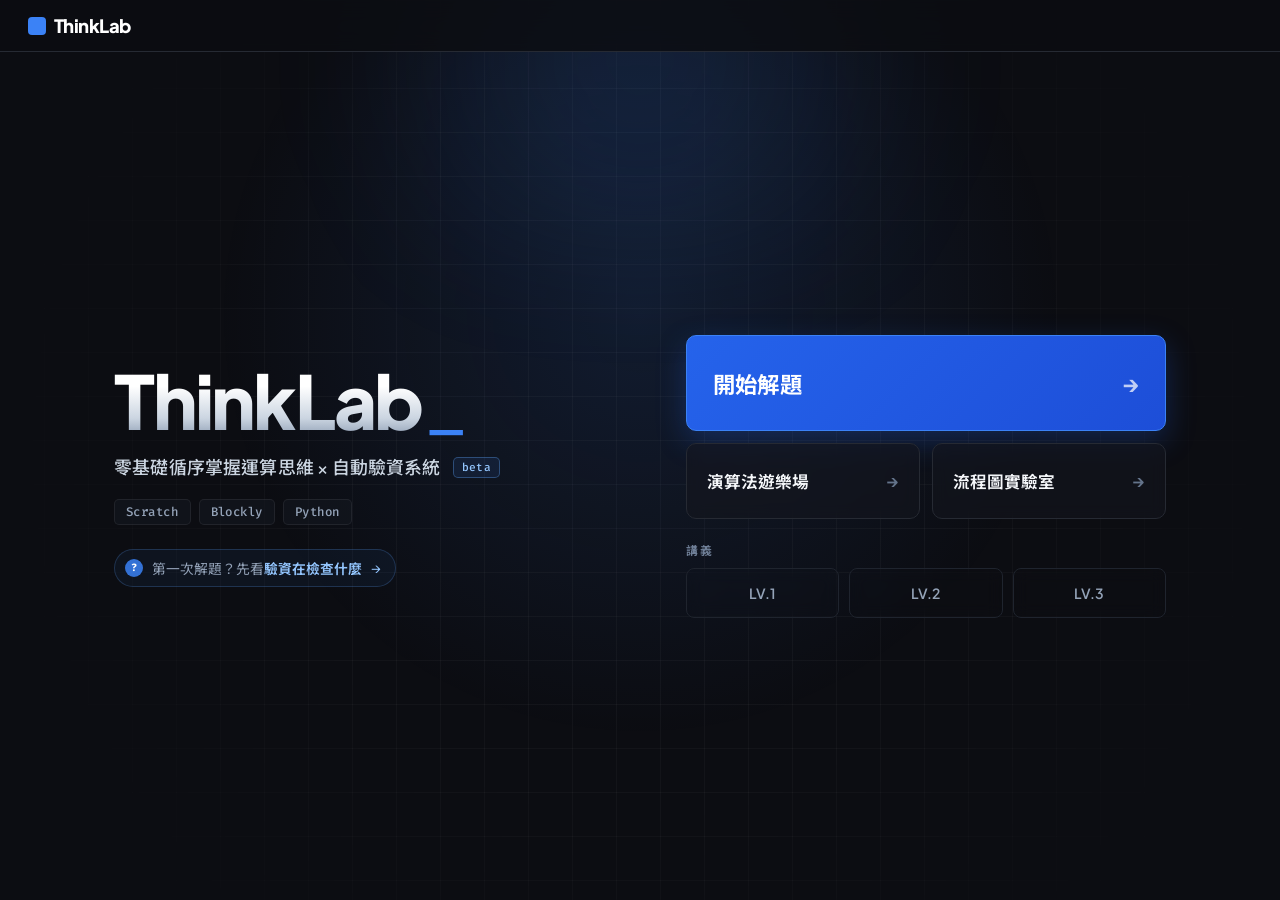
<file: index.html>
<!DOCTYPE html>
<html lang="zh-TW">

<head>
  <meta charset="UTF-8" />
  <meta name="viewport" content="width=device-width, initial-scale=1.0" />
  <meta name="description" content="ThinkLab 程式學習平台，支援 Scratch、Blockly 與 Python。" />
  <meta name="theme-color" content="#0c0d12">
  <title>ThinkLab｜程式學習</title>
  <link rel="icon" href="data:image/svg+xml,%3Csvg xmlns='http://www.w3.org/2000/svg' viewBox='0 0 32 32'%3E%3Crect width='32' height='32' rx='7' fill='%233b82f6'/%3E%3Cpath d='M8 17l5 5 11-13' stroke='white' stroke-width='3.4' fill='none' stroke-linecap='round' stroke-linejoin='round'/%3E%3C/svg%3E">
  <link rel="preconnect" href="https://fonts.googleapis.com">
  <link rel="preconnect" href="https://fonts.gstatic.com" crossorigin>
  <link href="https://fonts.googleapis.com/css2?family=Fira+Code:wght@400;500;700&family=Plus+Jakarta+Sans:wght@400;600;700;800&family=Noto+Sans+TC:wght@400;500;700&display=swap" rel="stylesheet">
  <style>
    :root {
      --ink: #f5f7fa;
      --paper: #0c0d12;
      --line: #262a33;
      --muted: #94a3b8;
      --soft: #141720;
      --accent: #3b82f6;
      --accent-hover: #4b7de7;
      --header-height: 52px;
      --mouse-x: 50%;
      --mouse-y: 35%;
    }

    /* 關掉 Fira Code 連字，和 judge.html、beginner.html、algoplay 同一條規則。 */
    *, *::before, *::after { font-variant-ligatures: none !important; }

    * {
      box-sizing: border-box;
      margin: 0;
      padding: 0;
    }

    html {
      background: var(--paper);
    }

    body {
      min-height: 100vh;
      color: var(--ink);
      background: var(--paper);
      font-family: "Plus Jakarta Sans", "Noto Sans TC", "Segoe UI", system-ui, sans-serif;
      position: relative;
      overflow-x: hidden;
    }

    a,
    button {
      font: inherit;
    }

    a:focus-visible,
    button:focus-visible {
      outline: 2px solid #8eb0ff;
      outline-offset: 3px;
    }

    /* 背景科技格線與滑鼠跟隨微光 (Spotlight) */
    .bg-canvas {
      position: fixed;
      inset: 0;
      pointer-events: none;
      z-index: 0;
      overflow: hidden;
    }

    .bg-grid {
      position: absolute;
      inset: 0;
      background-image: 
        linear-gradient(rgba(255, 255, 255, 0.032) 1px, transparent 1px),
        linear-gradient(90deg, rgba(255, 255, 255, 0.032) 1px, transparent 1px);
      background-size: 44px 44px;
      mask-image: radial-gradient(circle at center, black 45%, transparent 85%);
      -webkit-mask-image: radial-gradient(circle at center, black 45%, transparent 85%);
    }

    .bg-spotlight {
      position: absolute;
      inset: 0;
      background: radial-gradient(
        650px circle at var(--mouse-x) var(--mouse-y),
        rgba(59, 130, 246, 0.13),
        transparent 65%
      );
      transition: opacity 0.3s ease;
    }

    .bg-aurora {
      position: absolute;
      top: -140px;
      left: 50%;
      transform: translateX(-50%);
      width: 760px;
      height: 400px;
      background: radial-gradient(circle, rgba(59, 130, 246, 0.16), transparent 70%);
      filter: blur(60px);
      pointer-events: none;
    }

    /* 頂部導覽列 */
    .site-header {
      min-height: var(--header-height);
      padding: 0 clamp(16px, 3vw, 28px);
      display: flex;
      align-items: center;
      gap: 40px;
      color: white;
      border-bottom: 1px solid var(--line);
      background: rgba(12, 13, 18, 0.85);
      backdrop-filter: blur(12px);
      position: relative;
      z-index: 10;
    }

    .brand {
      color: inherit;
      font-size: 1.15rem;
      font-weight: 800;
      letter-spacing: -0.03em;
      text-decoration: none;
      display: flex;
      align-items: center;
      gap: 8px;
    }

    .brand-icon {
      width: 18px;
      height: 18px;
      background: var(--accent);
      border-radius: 4px;
      display: inline-block;
    }

    /* 主視覺區域：整塊垂直置中，畫面不再有一半是空的 */
    main {
      width: min(1180px, 100%);
      min-height: calc(100vh - var(--header-height));
      margin: 0 auto;
      padding: clamp(40px, 6vh, 72px) clamp(24px, 5vw, 64px);
      display: flex;
      align-items: center;
      position: relative;
      z-index: 2;
    }

    .entry {
      width: 100%;
      display: grid;
      grid-template-columns: minmax(0, 1fr) minmax(380px, 480px);
      align-items: center;
      gap: clamp(48px, 7vw, 96px);
    }

    .title-area {
      display: flex;
      flex-direction: column;
      gap: 18px;
    }

    /* 主標題：縮小一階，把視覺份量讓給右邊「要去哪裡」 */
    .entry h1 {
      max-width: 660px;
      font-size: clamp(3rem, 5.8vw, 5rem);
      font-weight: 800;
      line-height: 0.95;
      letter-spacing: -0.03em;
    }

    .hero-title-text {
      background: linear-gradient(180deg, #ffffff 30%, #cbd5e1 75%, #94a3b8 100%);
      -webkit-background-clip: text;
      -webkit-text-fill-color: transparent;
      display: inline-block;
    }

    .beta-badge {
      flex-shrink: 0;
      padding: 4px 8px;
      border: 1px solid rgba(96, 165, 250, 0.35);
      border-radius: 5px;
      background: rgba(59, 130, 246, 0.1);
      color: #93c5fd;
      font-family: "Fira Code", monospace;
      font-size: 0.7rem;
      font-weight: 500;
      line-height: 1;
      letter-spacing: 0.04em;
    }

    /* 終端機呼吸游標 */
    .cursor-blinker {
      display: inline-block;
      color: var(--accent);
      font-weight: 400;
      animation: blinker 1s infinite;
      margin-left: 2px;
    }

    @keyframes blinker {
      0%, 100% { opacity: 1; }
      50% { opacity: 0; }
    }

    /* 副標：這句話才說得出這個站是做什麼的，所以比品牌名更亮一階 */
    .entry-desc {
      display: flex;
      align-items: center;
      gap: 12px;
      flex-wrap: wrap;
      color: #cbd5e1;
      font-size: 1.12rem;
      font-weight: 500;
      letter-spacing: 0.01em;
      line-height: 1.5;
    }

    .editor-tags {
      display: flex;
      align-items: center;
      gap: 8px;
      flex-wrap: wrap;
    }

    .editor-tag {
      font-family: "Fira Code", monospace;
      font-size: 0.78rem;
      font-weight: 500;
      padding: 4px 11px;
      border-radius: 5px;
      background: rgba(20, 24, 33, 0.6);
      border: 1px solid rgba(255, 255, 255, 0.07);
      color: #94a3b8;
      letter-spacing: 0.04em;
    }

    /* 驗資說明：解題時的求助，不跟右邊的「去哪裡」同級，所以做成安靜的文字連結 */
    .guide-link {
      align-self: flex-start;
      margin-top: 6px;
      display: inline-flex;
      align-items: center;
      gap: 9px;
      padding: 8px 14px 8px 10px;
      border: 1px solid rgba(96, 165, 250, 0.22);
      border-radius: 999px;
      background: rgba(59, 130, 246, 0.06);
      color: #94a3b8;
      font-size: 0.86rem;
      text-decoration: none;
      transition: border-color 0.2s ease, background 0.2s ease, transform 0.2s ease, color 0.2s ease;
    }

    .guide-link:hover,
    .guide-link:focus-visible {
      border-color: rgba(96, 165, 250, 0.55);
      background: rgba(59, 130, 246, 0.14);
      color: #ffffff;
      transform: translateX(4px);
    }

    .guide-link strong {
      color: #93c5fd;
      font-weight: 650;
    }

    .guide-link:hover strong {
      color: #ffffff;
    }

    .guide-link-icon {
      flex: none;
      width: 18px;
      height: 18px;
      border-radius: 50%;
      display: grid;
      place-items: center;
      background: rgba(59, 130, 246, 0.85);
      color: #ffffff;
      font-family: "Fira Code", monospace;
      font-size: 0.66rem;
      font-weight: 700;
    }

    .guide-link-arrow {
      color: #93c5fd;
      transition: transform 0.2s ease;
    }

    .guide-link:hover .guide-link-arrow {
      transform: translateX(3px);
    }

    /* ── 入口清單：三個層級 ──
       1 主要：開始解題（每天要用）  → 整排、藍底、最大
       2 次要：兩個互動練習場        → 兩欄、外框
       3 參考：三本講義              → 一排小格，先有「講義」這個群組標題 */
    .entry-list {
      display: grid;
      grid-template-columns: 1fr 1fr;
      gap: 12px;
    }

    .entry-button {
      display: flex;
      align-items: center;
      justify-content: space-between;
      gap: 12px;
      border: 1px solid var(--line);
      color: var(--ink);
      background: rgba(20, 23, 30, 0.6);
      backdrop-filter: blur(8px);
      text-decoration: none;
      border-radius: 10px;
      transition: color 180ms ease, background 180ms ease, border-color 180ms ease, transform 180ms ease, box-shadow 180ms ease;
    }

    .entry-button .arrow {
      color: #64748b;
      transition: transform 180ms ease, color 180ms ease;
    }

    .entry-button:hover .arrow,
    .entry-button:focus-visible .arrow {
      transform: translateX(4px);
      color: currentColor;
    }

    /* 1 主要 */
    .entry-primary {
      grid-column: 1 / -1;
      min-height: 96px;
      padding: 22px 26px;
      font-size: 1.4rem;
      font-weight: 700;
      letter-spacing: 0.01em;
      border-color: var(--accent);
      color: #ffffff;
      background: linear-gradient(135deg, #2563eb, #1d4ed8);
      box-shadow: 0 10px 30px rgba(37, 99, 235, 0.28);
    }

    .entry-primary .arrow {
      color: rgba(255, 255, 255, 0.72);
    }

    .entry-primary:hover,
    .entry-primary:focus-visible {
      border-color: #60a5fa;
      background: linear-gradient(135deg, #3b82f6, #2563eb);
      box-shadow: 0 14px 38px rgba(59, 130, 246, 0.45);
      transform: translateY(-2px);
    }

    /* 2 次要 */
    .entry-secondary {
      min-height: 76px;
      padding: 18px 20px;
      font-size: 1.04rem;
      font-weight: 650;
    }

    .entry-secondary:hover,
    .entry-secondary:focus-visible {
      color: #ffffff;
      border-color: #44506a;
      background: rgba(28, 33, 44, 0.9);
      transform: translateY(-2px);
      box-shadow: 0 8px 22px rgba(0, 0, 0, 0.35);
    }

    /* 3 參考 */
    .entry-group {
      grid-column: 1 / -1;
      margin-top: 10px;
      display: grid;
      grid-template-columns: repeat(3, 1fr);
      gap: 10px;
    }

    .entry-group-label {
      grid-column: 1 / -1;
      color: #6f7f97;
      font-size: 0.74rem;
      font-weight: 600;
      letter-spacing: 0.14em;
    }

    .entry-tertiary {
      justify-content: center;
      min-height: 50px;
      padding: 13px 10px;
      border-radius: 8px;
      background: transparent;
      border-color: #1f242e;
      color: #94a3b8;
      font-size: 0.88rem;
      font-weight: 600;
    }

    .entry-tertiary:hover,
    .entry-tertiary:focus-visible {
      color: #ffffff;
      border-color: #3b4557;
      background: rgba(28, 33, 44, 0.7);
    }

    .entry-button[aria-disabled="true"] {
      color: #626975;
      border-color: #1e2229;
      background: rgba(15, 17, 22, 0.4);
      cursor: not-allowed;
    }

    @media (max-width: 980px) {
      main {
        min-height: auto;
        padding: 56px 24px 64px;
      }

      .entry {
        grid-template-columns: 1fr;
        gap: 44px;
      }

      .entry-list {
        max-width: 520px;
      }
    }

    @media (max-width: 520px) {
      main {
        padding: 40px 20px 56px;
      }

      .entry h1 {
        font-size: clamp(2.4rem, 13vw, 3.4rem);
      }

      .entry-desc {
        font-size: 1rem;
      }

      .entry-primary {
        min-height: 76px;
        font-size: 1.15rem;
      }

      .entry-list {
        grid-template-columns: 1fr;
      }

      .entry-group {
        grid-template-columns: repeat(3, 1fr);
      }
    }

    @media (prefers-reduced-motion: reduce) {
      *,
      *::before,
      *::after {
        animation-duration: 0.01ms !important;
        animation-iteration-count: 1 !important;
        transition-duration: 0.01ms !important;
      }
    }
  </style>
</head>

<body>
  <!-- 科技背景：細緻格線 + 滑鼠跟隨微光 (Spotlight) -->
  <div class="bg-canvas">
    <div class="bg-grid"></div>
    <div class="bg-spotlight"></div>
    <div class="bg-aurora"></div>
  </div>

  <header class="site-header">
    <a class="brand" href="index.html">
      <span class="brand-icon"></span>
      ThinkLab
    </a>
  </header>

  <main>
    <section class="entry" aria-labelledby="page-title">
      <div class="title-area">
        <h1 id="page-title">
          <span class="hero-title-text">ThinkLab</span><span class="cursor-blinker">_</span>
        </h1>

        <p class="entry-desc"><span>零基礎循序掌握運算思維 × 自動驗資系統</span><span class="beta-badge">beta</span></p>

        <div class="editor-tags">
          <span class="editor-tag">Scratch</span>
          <span class="editor-tag">Blockly</span>
          <span class="editor-tag">Python</span>
        </div>

        <a class="guide-link" href="guide.html">
          <span class="guide-link-icon" aria-hidden="true">?</span>
          <span>第一次解題？先看<strong>驗資在檢查什麼</strong></span>
          <span class="guide-link-arrow" aria-hidden="true">→</span>
        </a>
      </div>

      <nav class="entry-list" aria-label="學習入口">
        <a class="entry-button entry-primary" href="judge.html">開始解題<span class="arrow" aria-hidden="true">→</span></a>

        <a class="entry-button entry-secondary" href="algoplay/index.html">演算法遊樂場<span class="arrow" aria-hidden="true">→</span></a>
        <a class="entry-button entry-secondary" href="test/index.html">流程圖實驗室<span class="arrow" aria-hidden="true">→</span></a>

        <div class="entry-group">
          <span class="entry-group-label">講義</span>
          <a class="entry-button entry-tertiary" href="beginner.html">LV.1</a>
          <a class="entry-button entry-tertiary" href="beginner.html?course=intermediate">LV.2</a>
          <a class="entry-button entry-tertiary" href="beginner.html?course=advanced">LV.3</a>
        </div>
      </nav>
    </section>
  </main>

  <script>
    // 滑鼠跟隨探照燈微光
    window.addEventListener('mousemove', (e) => {
      const x = `${(e.clientX / window.innerWidth) * 100}%`;
      const y = `${(e.clientY / window.innerHeight) * 100}%`;
      document.documentElement.style.setProperty('--mouse-x', x);
      document.documentElement.style.setProperty('--mouse-y', y);
    });
  </script>
</body>

</html>
</file>
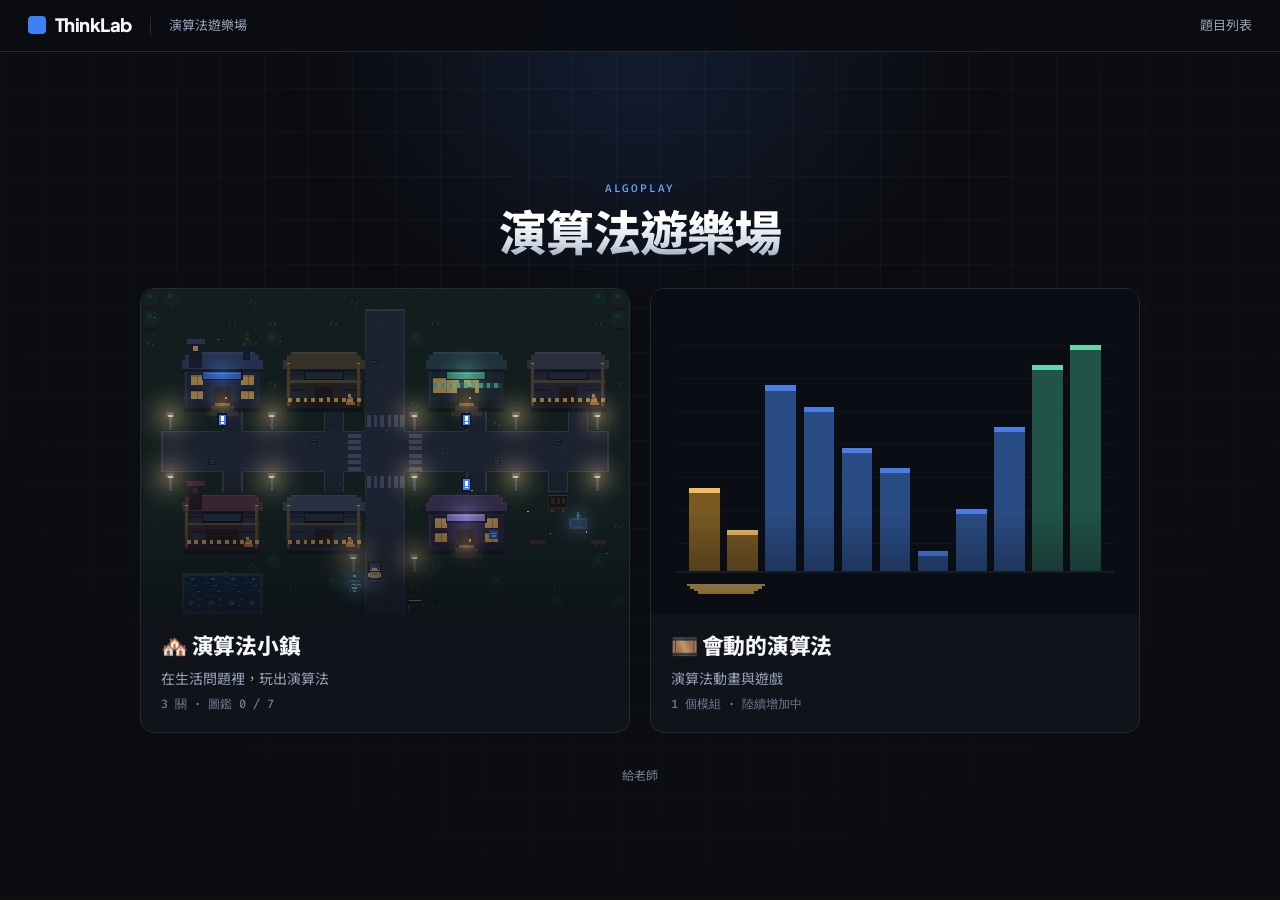
<file: algoplay/index.html>
<!doctype html>
<html lang="zh-TW">
<head>
  <meta charset="utf-8">
  <meta name="viewport" content="width=device-width, initial-scale=1">
  <meta name="theme-color" content="#0c0d12">
  <meta name="description" content="ThinkLab 演算法遊樂場：走進演算法小鎮，或看會動的演算法。">
  <title>演算法遊樂場｜ThinkLab</title>
  <link rel="icon" href="data:image/svg+xml,%3Csvg xmlns='http://www.w3.org/2000/svg' viewBox='0 0 32 32'%3E%3Crect width='32' height='32' rx='7' fill='%233b82f6'/%3E%3Cpath d='M8 22l5-6 4 3 7-9' stroke='white' stroke-width='2.5' fill='none' stroke-linecap='round' stroke-linejoin='round'/%3E%3C/svg%3E">
  <link rel="preconnect" href="https://fonts.googleapis.com">
  <link rel="preconnect" href="https://fonts.gstatic.com" crossorigin>
  <link href="https://fonts.googleapis.com/css2?family=Fira+Code:wght@400;500;700&family=Plus+Jakarta+Sans:wght@400;600;700;800&family=Noto+Sans+TC:wght@400;500;700&display=swap" rel="stylesheet">
  <link rel="stylesheet" href="core/base.css">
  <link rel="stylesheet" href="home.css">
  <script type="module" src="home.js"></script>
</head>
<body class="hub">
  <div class="bg-canvas" aria-hidden="true"><div class="bg-grid"></div><div class="bg-aurora"></div></div>

  <header class="site-header">
    <a class="brand" href="../index.html"><span class="brand-icon" aria-hidden="true"></span>ThinkLab</a>
    <span class="header-divider"></span>
    <span class="header-label">演算法遊樂場</span>
    <nav><a href="../judge.html" class="keep">題目列表</a></nav>
  </header>

  <main class="hub-main">
    <div class="hub-head">
      <p class="eyebrow">AlgoPlay</p>
      <h1>演算法遊樂場</h1>
    </div>

    <nav class="menu" aria-label="演算法遊樂場選單">
      <a class="menu-card" href="town/index.html">
        <span class="menu-art"><canvas id="town-preview" aria-hidden="true"></canvas></span>
        <span class="menu-body">
          <strong>🏘️ 演算法小鎮</strong>
          <span class="menu-sub">在生活問題裡，玩出演算法</span>
          <span class="menu-meta" id="town-meta"></span>
        </span>
      </a>
      <a class="menu-card" href="modules/index.html">
        <span class="menu-art"><canvas id="motion-preview" aria-hidden="true"></canvas></span>
        <span class="menu-body">
          <strong>🎞️ 會動的演算法</strong>
          <span class="menu-sub">演算法動畫與遊戲</span>
          <span class="menu-meta" id="motion-meta"></span>
        </span>
      </a>
    </nav>

    <div class="hub-foot">
      <button class="text-button" id="teacher-open" type="button">給老師</button>
    </div>
  </main>

  <dialog class="sheet" id="teacher-dialog" aria-labelledby="teacher-title">
    <div class="dialog-heading">
      <div>
        <p class="eyebrow">For teachers</p>
        <h2 id="teacher-title">關卡、演算法與題目對照</h2>
      </div>
      <button class="icon-button" id="teacher-close" type="button" aria-label="關閉">×</button>
    </div>
    <p class="teacher-note">學生看到的關卡只有生活問題，演算法的名稱要破關後才揭曉。進度只存在學生自己的瀏覽器，不會上傳。</p>
    <div class="table-scroll">
      <table class="map-table">
        <thead><tr><th>建築</th><th>生活問題</th><th>為什麼要學演算法</th><th>偷偷學到</th><th>延伸閱讀</th><th>ThinkLab 題目</th></tr></thead>
        <tbody id="teacher-rows"></tbody>
      </table>
    </div>
    <div class="teacher-actions">
      <button id="reset-progress" type="button">清除這台電腦的進度</button>
      <span class="fine-print" id="reset-note">共用電腦下課前可以清除，下一位學生就從頭開始。</span>
    </div>
  </dialog>
</body>
</html>
</file>
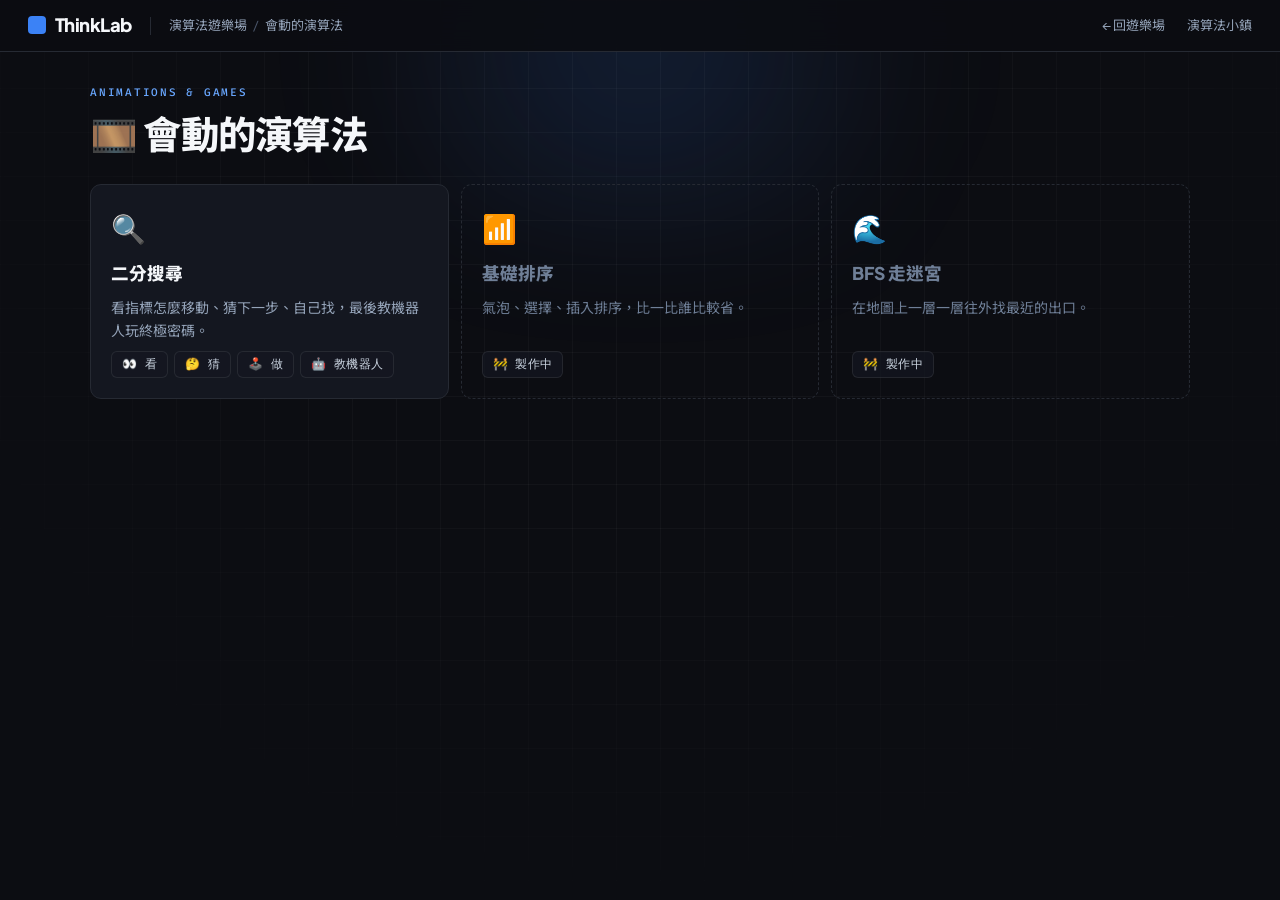
<file: algoplay/modules/index.html>
<!doctype html>
<html lang="zh-TW">
<head>
  <meta charset="utf-8">
  <meta name="viewport" content="width=device-width, initial-scale=1">
  <meta name="theme-color" content="#0c0d12">
  <meta name="description" content="會動的演算法：用動畫、預測、動手操作和積木機器人看懂演算法的每一步。">
  <title>會動的演算法｜演算法遊樂場｜ThinkLab</title>
  <link rel="icon" href="data:image/svg+xml,%3Csvg xmlns='http://www.w3.org/2000/svg' viewBox='0 0 32 32'%3E%3Crect width='32' height='32' rx='7' fill='%233b82f6'/%3E%3Crect x='7' y='17' width='4' height='8' fill='white'/%3E%3Crect x='14' y='11' width='4' height='14' fill='white'/%3E%3Crect x='21' y='7' width='4' height='18' fill='white'/%3E%3C/svg%3E">
  <link rel="preconnect" href="https://fonts.googleapis.com">
  <link rel="preconnect" href="https://fonts.gstatic.com" crossorigin>
  <link href="https://fonts.googleapis.com/css2?family=Fira+Code:wght@400;500;700&family=Plus+Jakarta+Sans:wght@400;600;700;800&family=Noto+Sans+TC:wght@400;500;700&display=swap" rel="stylesheet">
  <link rel="stylesheet" href="../core/base.css">
  <link rel="stylesheet" href="gallery.css">
  <script type="module" src="gallery.js"></script>
</head>
<body>
  <div class="bg-canvas" aria-hidden="true"><div class="bg-grid"></div><div class="bg-aurora"></div></div>

  <header class="site-header">
    <a class="brand" href="../../index.html"><span class="brand-icon" aria-hidden="true"></span>ThinkLab</a>
    <span class="header-divider"></span>
    <span class="header-label"><a href="../index.html">演算法遊樂場</a><span class="sep">/</span>會動的演算法</span>
    <nav><a href="../index.html" class="keep">← 回遊樂場</a><a href="../town/index.html">演算法小鎮</a></nav>
  </header>

  <main class="page">
    <div class="gallery-head">
      <p class="eyebrow">Animations &amp; Games</p>
      <h1 class="page-title">🎞️ 會動的演算法</h1>
    </div>
    <div class="module-grid" id="module-grid"></div>
  </main>
</body>
</html>
</file>
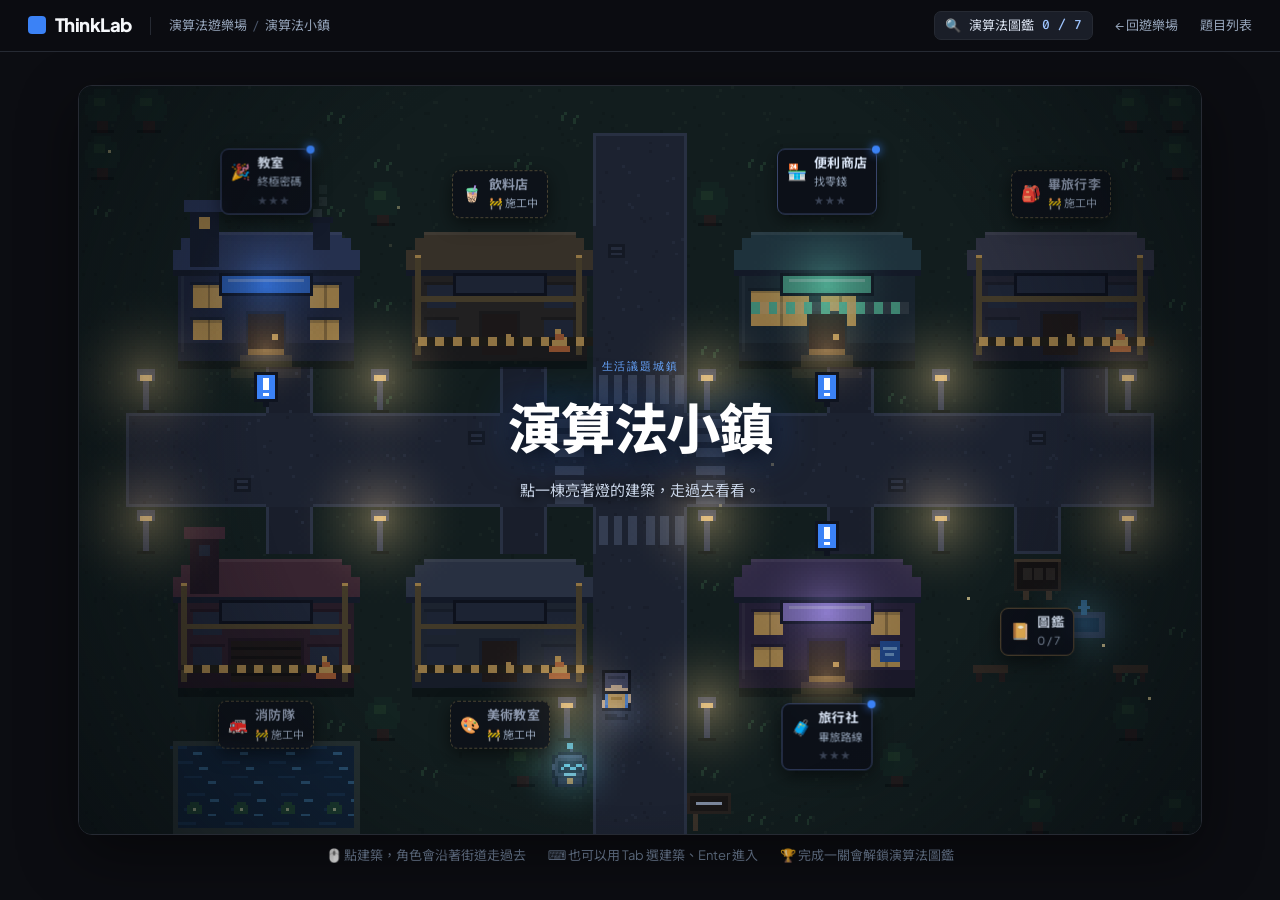
<file: algoplay/town/index.html>
<!doctype html>
<html lang="zh-TW">
<head>
  <meta charset="utf-8">
  <meta name="viewport" content="width=device-width, initial-scale=1">
  <meta name="theme-color" content="#0c0d12">
  <meta name="description" content="演算法小鎮：在小鎮裡走一走，從生活問題認識演算法。">
  <title>演算法小鎮｜演算法遊樂場｜ThinkLab</title>
  <link rel="icon" href="data:image/svg+xml,%3Csvg xmlns='http://www.w3.org/2000/svg' viewBox='0 0 32 32'%3E%3Crect width='32' height='32' rx='7' fill='%233b82f6'/%3E%3Cpath d='M7 20h6v6H7zm12-8h6v14h-6z' fill='white'/%3E%3C/svg%3E">
  <link rel="preconnect" href="https://fonts.googleapis.com">
  <link rel="preconnect" href="https://fonts.gstatic.com" crossorigin>
  <link href="https://fonts.googleapis.com/css2?family=Fira+Code:wght@400;500;700&family=Plus+Jakarta+Sans:wght@400;600;700;800&family=Noto+Sans+TC:wght@400;500;700&display=swap" rel="stylesheet">
  <link rel="stylesheet" href="../core/base.css">
  <link rel="stylesheet" href="town.css">
  <link rel="stylesheet" href="map.css">
  <script type="module" src="town.js"></script>
</head>
<body class="town-page">
  <header class="site-header">
    <a class="brand" href="../../index.html"><span class="brand-icon" aria-hidden="true"></span>ThinkLab</a>
    <span class="header-divider"></span>
    <span class="header-label"><a href="../index.html">演算法遊樂場</a><span class="sep">/</span>演算法小鎮</span>
    <nav>
      <button id="dex-open" class="keep" type="button">🔍 <span class="dex-label">演算法圖鑑</span> <b id="dex-count">0 / 7</b></button>
      <a href="../index.html">← 回遊樂場</a>
      <a href="../../judge.html">題目列表</a>
    </nav>
  </header>

  <main class="town-main">
    <div class="stage-wrap" id="stage-wrap">
      <div class="scene" id="scene">
        <canvas id="map" aria-hidden="true"></canvas>
        <div class="hud" id="hud"></div>
      </div>
      <div class="vignette" aria-hidden="true"></div>
      <div class="title-card" id="title-card">
        <p class="eyebrow">生活議題城鎮</p>
        <h1>演算法小鎮</h1>
        <p class="title-sub">點一棟亮著燈的建築，走過去看看。</p>
      </div>
      <div class="fade" id="fade" aria-hidden="true"></div>
    </div>
    <p class="town-hint">
      <span>🖱️ 點建築，角色會沿著街道走過去</span>
      <span>⌨️ 也可以用 Tab 選建築、Enter 進入</span>
      <span>🏆 完成一關會解鎖演算法圖鑑</span>
    </p>
  </main>

  <section class="level-sheet" id="level-sheet" aria-label="關卡" hidden></section>

  <dialog id="dex-dialog" class="dex-dialog">
    <div class="dialog-heading">
      <div>
        <p class="eyebrow">Collection</p>
        <h2>演算法圖鑑 <span id="dex-progress"></span></h2>
      </div>
      <button class="icon-button" id="dex-close" type="button" aria-label="關閉圖鑑">×</button>
    </div>
    <p class="dex-note">在小鎮裡玩過的方法會收進圖鑑。還沒遇到的，先保密。</p>
    <div class="dex-grid" id="dex-grid"></div>
  </dialog>
</body>
</html>
</file>
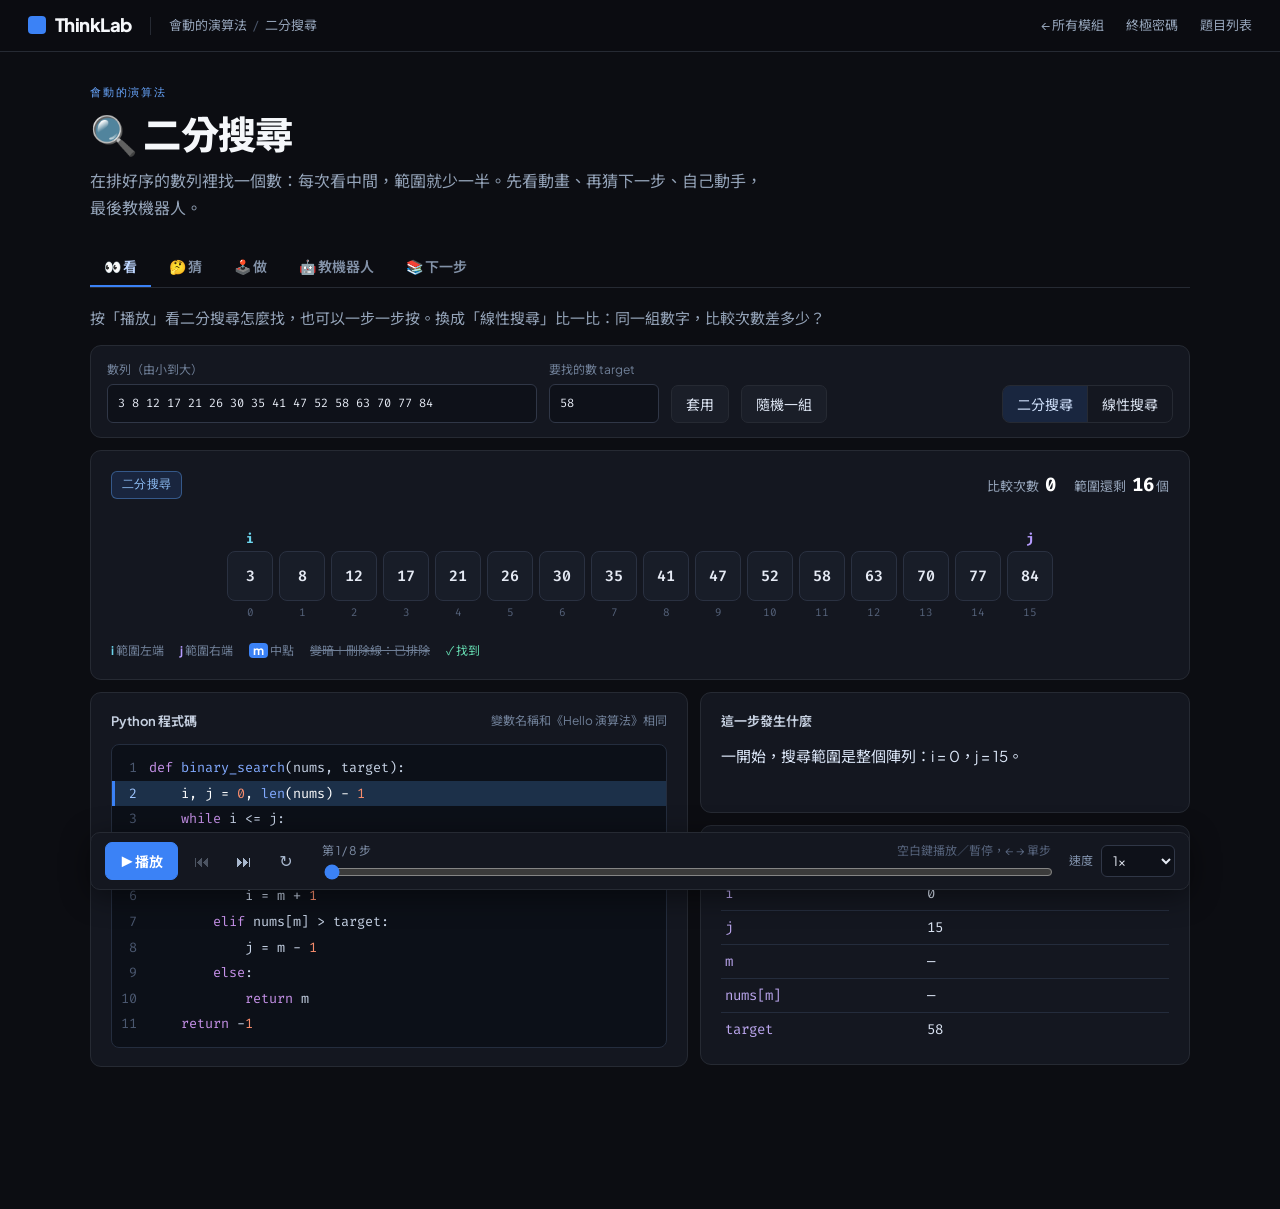
<file: algoplay/modules/binary-search/index.html>
<!doctype html>
<html lang="zh-TW">
<head>
  <meta charset="utf-8">
  <meta name="viewport" content="width=device-width, initial-scale=1">
  <meta name="theme-color" content="#0c0d12">
  <meta name="description" content="會動的演算法：用動畫、預測、動手操作和積木機器人學會二分搜尋。">
  <title>二分搜尋｜會動的演算法｜ThinkLab</title>
  <link rel="icon" href="data:image/svg+xml,%3Csvg xmlns='http://www.w3.org/2000/svg' viewBox='0 0 32 32'%3E%3Crect width='32' height='32' rx='7' fill='%233b82f6'/%3E%3Ccircle cx='14' cy='14' r='6' stroke='white' stroke-width='2.5' fill='none'/%3E%3Cpath d='M19 19l6 6' stroke='white' stroke-width='2.5' stroke-linecap='round'/%3E%3C/svg%3E">
  <link rel="preconnect" href="https://fonts.googleapis.com">
  <link rel="preconnect" href="https://fonts.gstatic.com" crossorigin>
  <link href="https://fonts.googleapis.com/css2?family=Fira+Code:wght@400;500;700&family=Plus+Jakarta+Sans:wght@400;600;700;800&family=Noto+Sans+TC:wght@400;500;700&display=swap" rel="stylesheet">
  <link rel="stylesheet" href="../../core/base.css">
  <link rel="stylesheet" href="style.css">
  <script type="module" src="app.js"></script>
</head>
<body>
  <header class="site-header">
    <a class="brand" href="../../../index.html"><span class="brand-icon" aria-hidden="true"></span>ThinkLab</a>
    <span class="header-divider"></span>
    <span class="header-label"><a href="../index.html">會動的演算法</a><span class="sep">/</span>二分搜尋</span>
    <nav><a href="../index.html" class="keep">← 所有模組</a><a href="../../town/index.html#guess">終極密碼</a><a href="../../../judge.html">題目列表</a></nav>
  </header>

  <main class="page">
    <div class="module-head">
      <p class="eyebrow">會動的演算法</p>
      <h1 class="page-title">🔍 二分搜尋</h1>
      <p class="page-lead">在排好序的數列裡找一個數：每次看中間，範圍就少一半。先看動畫、再猜下一步、自己動手，最後教機器人。</p>
    </div>

    <div class="tabs" role="tablist" aria-label="玩法">
      <button role="tab" id="tab-watch" data-mode="watch" aria-controls="panel-anim" aria-selected="true">👀 看</button>
      <button role="tab" id="tab-quiz" data-mode="quiz" aria-controls="panel-anim" aria-selected="false" tabindex="-1">🤔 猜</button>
      <button role="tab" id="tab-play" data-mode="play" aria-controls="panel-play" aria-selected="false" tabindex="-1">🕹️ 做</button>
      <button role="tab" id="tab-robot" data-mode="robot" aria-controls="panel-robot" aria-selected="false" tabindex="-1">🤖 教機器人</button>
      <button role="tab" id="tab-next" data-mode="next" aria-controls="panel-next" aria-selected="false" tabindex="-1">📚 下一步</button>
    </div>

    <!-- 👀 看 ／ 🤔 猜 -->
    <section id="panel-anim" role="tabpanel" aria-labelledby="tab-watch">
      <p class="mode-intro" id="anim-intro"></p>
      <div class="data-bar panel">
        <label>數列（由小到大）<input id="nums-input" autocomplete="off" spellcheck="false"></label>
        <label>要找的數 target<input id="target-input" autocomplete="off" inputmode="numeric"></label>
        <button id="apply-data" type="button">套用</button>
        <button id="random-data" type="button">隨機一組</button>
        <div class="segmented" id="algo-switch" role="radiogroup" aria-label="演算法">
          <button type="button" role="radio" aria-checked="true" data-algo="binary">二分搜尋</button>
          <button type="button" role="radio" aria-checked="false" data-algo="linear">線性搜尋</button>
        </div>
        <p id="data-error" class="field-error" role="alert"></p>
      </div>

      <div class="viz panel">
        <div class="viz-top">
          <span class="tag accent" id="viz-algo">二分搜尋</span>
          <div class="counters"><span>比較次數 <b id="c-compares">0</b></span><span>範圍還剩 <b id="c-left">0</b> 個</span></div>
        </div>
        <div class="array-scroll"><div class="array-view" id="array-view"></div></div>
        <p class="legend"><span><b class="p-i">i</b> 範圍左端</span><span><b class="p-j">j</b> 範圍右端</span><span><b class="p-m">m</b> 中點</span><span class="lg-out">變暗＋刪除線：已排除</span><span class="lg-found">✓ 找到</span></p>
      </div>

      <div class="anim-lower">
        <section class="panel panel-pad">
          <div class="panel-title"><h2>Python 程式碼</h2><span>變數名稱和《Hello 演算法》相同</span></div>
          <div class="code-panel" id="code-panel"></div>
        </section>
        <div class="anim-side">
          <section class="panel panel-pad">
            <div class="panel-title"><h2>這一步發生什麼</h2><span id="quiz-score"></span></div>
            <p class="narration" id="narration" aria-live="polite"></p>
            <div id="ask-box"></div>
          </section>
          <section class="panel panel-pad">
            <div class="panel-title"><h2>變數</h2></div>
            <table class="vars-table"><tbody id="vars-body"></tbody></table>
          </section>
        </div>
      </div>

      <div class="playback-bar" id="playback">
        <div class="playback-actions">
          <button class="primary" data-act="play" type="button">▶ 播放</button>
          <button class="icon-button" data-act="prev" type="button" aria-label="上一步" title="上一步（←）">⏮</button>
          <button class="icon-button" data-act="next" type="button" aria-label="下一步" title="下一步（→）">⏭</button>
          <button class="icon-button" data-act="restart" type="button" aria-label="從頭開始" title="從頭開始">↻</button>
        </div>
        <div class="playback-progress">
          <div class="progress-meta"><span data-role="step-label">第 0 / 0 步</span><span class="key-hint">空白鍵播放／暫停，← → 單步</span></div>
          <input type="range" min="0" max="0" value="0" aria-label="播放進度">
        </div>
        <div class="speed-control"><label for="speed">速度</label>
          <select id="speed"><option value="0.5">0.5×</option><option value="1" selected>1×</option><option value="2">2×</option><option value="4">4×</option></select>
        </div>
      </div>
    </section>

    <!-- 🕹️ 做 -->
    <section id="panel-play" role="tabpanel" aria-labelledby="tab-play" hidden>
      <p class="mode-intro">電腦看不到格子裡的數字，要「打開」才知道。用二分搜尋找出目標：每一輪先點中點 m 打開它，再決定往哪邊找。打開的格子越少越好，按錯會記一次錯誤。</p>
      <div class="play-grid">
        <div class="viz panel">
          <div class="viz-top">
            <span class="tag accent" id="play-target"></span>
            <div class="counters"><span>打開 <b id="p-open">0</b> 格</span><span>錯誤 <b id="p-errors">0</b> 次</span></div>
          </div>
          <div class="array-scroll"><div class="array-view" id="play-view"></div></div>
          <p class="legend"><span><b class="p-i">i</b> 範圍左端</span><span><b class="p-j">j</b> 範圍右端</span><span>? 還沒打開</span></p>
        </div>
        <section class="panel panel-pad play-side">
          <div class="panel-title"><h2>現在要做什麼</h2><span id="play-vars"></span></div>
          <p class="narration" id="play-prompt" aria-live="polite"></p>
          <div class="choice-row" id="play-choices"></div>
          <div class="feedback" id="play-feedback" role="status" hidden></div>
          <div id="play-result"></div>
          <div class="stage-actions"><button id="play-new" type="button">換一題</button></div>
        </section>
      </div>
    </section>

    <!-- 🤖 教機器人 -->
    <section id="panel-robot" role="tabpanel" aria-labelledby="tab-robot" hidden>
      <p class="mode-intro">教機器人玩 <a href="../../town/index.html#guess">終極密碼</a>：不管答案是多少，機器人都要猜中，而且猜的次數越少越好。用積木寫出你的方法，下面會自動轉成 Python。</p>
      <div class="robot-grid">
        <div class="panel blockly-wrap">
          <div id="blockly" aria-label="積木工作區"></div>
          <p id="blockly-loading" class="loading">積木載入中……</p>
        </div>
        <div class="robot-side">
          <section class="panel panel-pad">
            <div class="panel-title"><h2>任務與星星</h2><span id="robot-stars"></span></div>
            <ul class="goal-list" id="goal-list"></ul>
            <div class="stage-actions">
              <button class="primary" id="robot-test" type="button" disabled>▶ 測試機器人</button>
              <button id="robot-ai" type="button" disabled>載入小 AI 的程式</button>
              <button id="robot-reset" type="button" disabled>重來</button>
            </div>
            <div id="robot-results" aria-live="polite"></div>
          </section>
          <section class="panel panel-pad" id="replay-panel" hidden>
            <div class="panel-title"><h2>重播一局</h2><span id="replay-info"></span></div>
            <form class="replay-form" id="replay-form">
              <select id="replay-range" aria-label="範圍"><option value="100">1～100</option><option value="1000000">1～1,000,000</option></select>
              <input id="replay-secret" inputmode="numeric" autocomplete="off" aria-label="答案">
              <button type="submit">播放這一局</button>
            </form>
            <div class="range-track"><div class="range-live" id="replay-live"></div></div>
            <p class="replay-now" id="replay-now"></p>
            <ol class="guess-log" id="replay-log"></ol>
            <div class="playback-bar compact" id="replay-bar">
              <div class="playback-actions">
                <button class="primary" data-act="play" type="button">▶ 播放</button>
                <button class="icon-button" data-act="prev" type="button" aria-label="上一步">⏮</button>
                <button class="icon-button" data-act="next" type="button" aria-label="下一步">⏭</button>
                <button class="icon-button" data-act="restart" type="button" aria-label="從頭開始">↻</button>
              </div>
              <div class="playback-progress">
                <div class="progress-meta"><span data-role="step-label">第 0 / 0 步</span></div>
                <input type="range" min="0" max="0" value="0" aria-label="重播進度">
              </div>
              <select aria-label="重播速度"><option value="1" selected>1×</option><option value="2">2×</option><option value="4">4×</option></select>
            </div>
          </section>
          <details class="panel hints" id="hints">
            <summary>卡住了？看提示</summary>
            <ol id="hint-list"></ol>
            <button id="hint-more" type="button" class="text-button">再給一個提示 →</button>
          </details>
          <section class="panel panel-pad">
            <div class="panel-title"><h2>你的積木變成 Python</h2><span>guess() 是遊戲提供的函式</span></div>
            <pre class="code-panel py" id="python-out"></pre>
          </section>
        </div>
      </div>
    </section>

    <!-- 📚 下一步 -->
    <section id="panel-next" role="tabpanel" aria-labelledby="tab-next" hidden>
      <div class="bridge-intro">
        <p class="eyebrow">下一步</p>
        <h2>準備好系統學習了嗎？</h2>
        <p>你已經玩過二分搜尋了。下面是「你玩過的」和「書上怎麼說」的對照，讀《Hello 演算法》時就不會陌生。</p>
      </div>
      <div class="bridge-list" id="bridge-list"></div>
      <div class="bridge-cols">
        <section class="panel panel-pad">
          <div class="panel-title"><h2>積木 → Python</h2><span>同一個想法，兩種寫法</span></div>
          <p class="bridge-note">左邊是你教機器人的程式，右邊是書上在陣列裡找數字的寫法：while 迴圈、中點、往左或往右，都是同一件事。</p>
          <div class="py-compare">
            <div><h3>你的機器人（終極密碼）</h3><pre class="code-panel py" id="my-python"></pre></div>
            <div><h3>在陣列裡找（書上的寫法）</h3><pre class="code-panel py" id="book-python"></pre></div>
          </div>
        </section>
        <section class="panel panel-pad">
          <div class="panel-title"><h2>讀完去練習</h2><span>ThinkLab 題目列表</span></div>
          <ul class="judge-list">
            <li><b>016</b><span>搜尋目標數字</span><span class="tag">暖身：線性搜尋</span></li>
            <li><b>180</b><span>商品價格上限查詢</span><span class="tag accent">二分搜尋</span></li>
            <li><b>204</b><span>連續包裹分車</span><span class="tag amber">挑戰：二分搜尋＋貪心</span></li>
          </ul>
          <p class="bridge-note">到 <a href="../../../judge.html">題目列表</a> 搜尋題號就找得到。</p>
        </section>
      </div>
      <p class="fine-print">《Hello 演算法》是 krahets 等人撰寫的開源書，採用 CC BY-NC-SA 4.0 授權。AlgoPlay 只提供連結，沒有複製書中的文字或圖片。</p>
    </section>
  </main>
</body>
</html>
</file>
<file: algoplay/core/base.css>
/* AlgoPlay 共用樣式：色彩、字體與元件沿用 ThinkLab 主站與流程圖實驗室。 */
:root {
  color-scheme: dark;
  --ink: #f5f7fa;
  --paper: #0c0d12;
  --line: #262a33;
  --line-strong: #343d50;
  --muted: #94a3b8;
  --subtle: #6f7f97;
  --soft: #141720;
  --raised: #1a1e28;
  --sunken: #10131b;
  --accent: #3b82f6;
  --accent-hover: #4b7de7;
  --accent-soft: rgba(59, 130, 246, 0.14);
  --accent-ink: #9ec5ff;
  --green: #63d6ad;
  --amber: #f1bd62;
  --red: #ff8192;
  --violet: #b69cff;
  --cyan: #6dd5ed;
  --mono: "Fira Code", "SFMono-Regular", Consolas, monospace;
  --font: "Plus Jakarta Sans", "Noto Sans TC", "Segoe UI", system-ui, sans-serif;
  --radius: 11px;
  --radius-sm: 7px;
  /* 閱讀行長。em 為單位，字級變小時欄寬跟著變窄，「全形字／行」才維持不變。
     42em ≈ 42 個全形字；中文超過 45 字／行，回掃時會找不到下一行的行首。 */
  --measure: 42em;
}

* { box-sizing: border-box; }
html { background: var(--paper); }
body {
  margin: 0;
  min-height: 100vh;
  background: var(--paper);
  color: var(--ink);
  font: 15px/1.65 var(--font);
  overflow-x: hidden;
}
/* 關掉 Fira Code 連字，學生才看得到真正要打的 <=、==。font 簡寫會重設連字設定，所以用 !important。 */
*, *::before, *::after { font-variant-ligatures: none !important; }
h1, h2, h3, h4, p, ol, ul, dl, dd, figure { margin: 0; }
ol, ul { padding: 0; list-style: none; }
a { color: inherit; text-decoration: none; }
button, input, select, textarea { font: inherit; }
button, a, input, select, textarea { -webkit-tap-highlight-color: transparent; }
code { font-family: var(--mono); }
[hidden] { display: none !important; }
.sr-only {
  position: absolute; width: 1px; height: 1px; padding: 0; margin: -1px;
  overflow: hidden; clip: rect(0, 0, 0, 0); white-space: nowrap; border: 0;
}
:focus-visible { outline: 2px solid #8eb0ff; outline-offset: 3px; }

/* 背景：細格線＋頂部光暈（同主站首頁） */
.bg-canvas { position: fixed; inset: 0; pointer-events: none; z-index: 0; overflow: hidden; }
.bg-grid {
  position: absolute; inset: 0;
  background-image:
    linear-gradient(rgba(255, 255, 255, 0.032) 1px, transparent 1px),
    linear-gradient(90deg, rgba(255, 255, 255, 0.032) 1px, transparent 1px);
  background-size: 44px 44px;
  mask-image: radial-gradient(circle at 50% 20%, black 35%, transparent 80%);
  -webkit-mask-image: radial-gradient(circle at 50% 20%, black 35%, transparent 80%);
}
.bg-aurora {
  position: absolute; top: -160px; left: 50%; transform: translateX(-50%);
  width: 760px; height: 400px;
  background: radial-gradient(circle, rgba(59, 130, 246, 0.16), transparent 70%);
  filter: blur(60px);
}

/* 頂部導覽列（同流程圖實驗室） */
.site-header {
  position: sticky; top: 0; z-index: 30;
  height: 52px; display: flex; align-items: center; gap: 18px;
  padding: 0 clamp(16px, 3vw, 28px);
  border-bottom: 1px solid var(--line);
  background: rgba(12, 13, 18, 0.9);
  backdrop-filter: blur(12px);
}
.brand { font-size: 1.15rem; font-weight: 800; letter-spacing: -0.03em; display: flex; align-items: center; gap: 9px; }
.brand-icon { width: 18px; height: 18px; border-radius: 4px; background: var(--accent); flex: none; }
.header-divider { height: 18px; width: 1px; background: var(--line); }
.header-label { font-size: 13px; color: var(--muted); white-space: nowrap; }
.header-label a:hover { color: white; }
.header-label .sep { margin: 0 6px; color: #4a5569; }
.site-header nav { margin-left: auto; display: flex; gap: 22px; align-items: center; color: var(--muted); font-size: 13px; }
.site-header nav a { white-space: nowrap; }
.site-header nav a:hover { color: white; }

/* 頁面容器 */
.page { position: relative; z-index: 2; width: min(1180px, 100%); margin: 0 auto; padding: 32px clamp(16px, 4vw, 40px) 72px; }
.eyebrow { font-family: var(--mono); font-size: 11px; font-weight: 500; letter-spacing: 0.16em; color: #69a7ff; text-transform: uppercase; }
.page-title { font-size: clamp(1.7rem, 3.4vw, 2.4rem); font-weight: 800; letter-spacing: -0.02em; line-height: 1.25; margin-top: 8px; }
.page-lead { color: var(--muted); font-size: 1rem; margin-top: 10px; max-width: var(--measure); }
.section-head { display: flex; align-items: flex-end; justify-content: space-between; gap: 16px; margin: 56px 0 18px; flex-wrap: wrap; }
.section-head h2 { font-size: 1.35rem; font-weight: 800; letter-spacing: -0.01em; margin-top: 6px; }
.section-head p { color: var(--muted); font-size: 0.92rem; max-width: 560px; }

/* 按鈕（同流程圖實驗室） */
button, .button {
  display: inline-flex; align-items: center; justify-content: center; gap: 8px;
  border: 1px solid var(--line); background: var(--raised); color: #d9e1ef;
  border-radius: var(--radius-sm); padding: 9px 14px; cursor: pointer;
  font-size: 14px; line-height: 1.3; white-space: nowrap;
  transition: background 0.16s, border-color 0.16s, color 0.16s, transform 0.16s;
}
button:hover, .button:hover { background: #242b3a; border-color: #45516a; color: white; }
button:disabled { cursor: default; opacity: 0.38; }
button:disabled:hover { background: var(--raised); border-color: var(--line); color: #d9e1ef; }
button.primary, .button.primary { background: var(--accent); border-color: var(--accent); color: #fff; font-weight: 650; }
button.primary:hover, .button.primary:hover { background: var(--accent-hover); }
button.ghost, .button.ghost { background: transparent; }
.icon-button { width: 36px; height: 36px; padding: 0; font-size: 16px; }
.text-button { border: 0; background: transparent; padding: 0; color: var(--accent-ink); font-size: 13px; }
.text-button:hover { background: transparent; color: white; border: 0; }

input, select, textarea {
  width: 100%; background: #0e1119; border: 1px solid #303747; border-radius: 6px;
  padding: 9px 10px; color: #e5eaf4;
}
input::placeholder, textarea::placeholder { color: #606d84; }

/* 面板 */
.panel { border: 1px solid var(--line); border-radius: var(--radius); background: var(--soft); }
.panel-pad { padding: 18px 20px; }
.panel-title { display: flex; justify-content: space-between; align-items: center; gap: 10px; margin-bottom: 12px; }
.panel-title h2, .panel-title h3 { font-size: 13px; font-weight: 650; color: #c6d0e0; }
.panel-title span { font-size: 12px; color: var(--subtle); }

/* 標籤（同主站等寬風格） */
.tag {
  display: inline-flex; align-items: center; gap: 6px;
  font-family: var(--mono); font-size: 12px; font-weight: 500; letter-spacing: 0.03em;
  padding: 3px 10px; border-radius: 6px;
  background: rgba(20, 24, 33, 0.7); border: 1px solid rgba(255, 255, 255, 0.08); color: #cbd5e1;
}
.tag.accent { border-color: rgba(96, 165, 250, 0.4); background: var(--accent-soft); color: #93c5fd; }
.tag.green { border-color: rgba(99, 214, 173, 0.35); background: rgba(99, 214, 173, 0.1); color: var(--green); }
.tag.amber { border-color: rgba(241, 189, 98, 0.35); background: rgba(241, 189, 98, 0.1); color: var(--amber); }

/* 星星：同時提供文字，不只靠圖形 */
.stars { display: inline-flex; gap: 2px; font-size: 15px; letter-spacing: 0; color: #3a4355; }
.stars .on { color: var(--amber); }

/* 資源計量條 */
.meter { display: grid; gap: 7px; }
.meter-head { display: flex; justify-content: space-between; align-items: baseline; gap: 10px; }
.meter-label { font-size: 13px; color: #c6d0e0; font-weight: 600; }
.meter-value { font-family: var(--mono); font-size: 22px; font-weight: 700; color: white; }
.meter-value small { font-size: 13px; color: var(--subtle); font-weight: 500; }
.meter-track { height: 10px; border-radius: 99px; background: #0e1119; border: 1px solid var(--line); overflow: hidden; }
.meter-fill { height: 100%; width: 0; border-radius: 99px; background: var(--accent); transition: width 0.25s ease, background 0.25s ease; }
.meter[data-state="warn"] .meter-fill { background: var(--amber); }
.meter[data-state="over"] .meter-fill { background: var(--red); }
.meter[data-state="over"] .meter-value { color: var(--red); }
.meter-note { font-size: 12px; color: var(--subtle); }

/* 剩餘次數的燈號 */
.lamp-row { display: flex; gap: 5px; flex-wrap: wrap; }
.lamp-row i {
  width: 16px; height: 16px; border-radius: 50%; flex: none;
  background: var(--accent); box-shadow: 0 0 10px rgba(59, 130, 246, 0.55);
  transition: background 0.25s ease, box-shadow 0.25s ease, transform 0.25s ease;
}
.lamp-row.is-many i { width: 10px; height: 10px; }
.lamp-row i.off { background: #202634; box-shadow: none; transform: scale(0.72); }
.lamps[data-state="warn"] .lamp-row i.on { background: var(--amber); box-shadow: 0 0 10px rgba(241, 189, 98, 0.6); }
.lamps[data-state="over"] .meter-value { color: var(--red); }

/* 像素角色：放大時要保持方格，不要被瀏覽器磨平 */
.pixel-avatar { display: block; image-rendering: pixelated; }

/* 小 AI 對話 */
.ai-bubble { display: grid; grid-template-columns: 52px 1fr; gap: 10px; align-items: start; }
.ai-avatar {
  width: 52px; height: 52px; border-radius: 10px; display: grid; place-items: center;
  background: radial-gradient(circle at 50% 60%, #1e2c44, #141b29 70%); border: 1px solid #35507c;
}
.ai-name { font-size: 12px; font-weight: 700; color: var(--accent-ink); letter-spacing: 0.04em; }
.ai-text {
  margin-top: 4px; padding: 11px 14px; border-radius: 4px 12px 12px 12px;
  background: #1a2233; border: 1px solid #2a3a57; color: #dbe6f7; font-size: 14px;
}

/* 關卡進度 */
.stepper { display: flex; gap: 6px; flex-wrap: wrap; }
.stepper li {
  display: flex; align-items: center; gap: 7px; font-size: 12px; color: var(--subtle);
  padding: 5px 11px 5px 6px; border-radius: 99px; border: 1px solid var(--line); background: var(--soft);
}
.stepper li b {
  width: 20px; height: 20px; border-radius: 50%; display: grid; place-items: center;
  font: 600 11px var(--mono); background: #232a38; color: #9aa8bf;
}
.stepper li[aria-current="step"] { color: white; border-color: #3d5f96; background: #172238; }
.stepper li[aria-current="step"] b { background: var(--accent); color: white; }
.stepper li.done { color: var(--green); }
.stepper li.done b { background: rgba(99, 214, 173, 0.16); color: var(--green); }

/* 回饋訊息 */
.feedback { padding: 11px 14px; border-radius: 8px; font-size: 14px; border: 1px solid var(--line); background: var(--raised); color: #d9e1ef; }
.feedback[data-tone="good"] { border-color: #2f6b58; background: #15261f; color: #b5f0da; }
.feedback[data-tone="bad"] { border-color: #6b3a45; background: #2a1a20; color: #ffc2cc; }
.feedback[data-tone="info"] { border-color: #2f4a72; background: #16213a; color: #cfe0fb; }

/* 選擇題 */
.quiz { display: grid; gap: 12px; }
.quiz-q { font-weight: 650; font-size: 15px; }
.quiz-options { display: flex; gap: 8px; flex-wrap: wrap; }
.quiz-options button { min-width: 88px; }
.quiz-options button.correct { border-color: #2f6b58; background: #15261f; color: #b5f0da; }
.quiz-options button.wrong { border-color: #6b3a45; background: #2a1a20; color: #ffc2cc; }

/* 揭曉卡片 */
.reveal {
  position: relative; border-radius: 14px; padding: 26px 28px;
  border: 1px solid #35507c;
  background: linear-gradient(160deg, rgba(59, 130, 246, 0.16), rgba(20, 23, 32, 0.95) 55%);
  box-shadow: 0 0 40px rgba(37, 99, 235, 0.15);
}
.reveal h2 { font-size: clamp(1.35rem, 2.6vw, 1.8rem); font-weight: 800; letter-spacing: -0.01em; margin-top: 8px; line-height: 1.35; }
.reveal p { color: #c9d5e8; margin-top: 12px; max-width: 760px; }
.reveal strong { color: white; }
.why {
  margin-top: 18px; padding: 14px 16px; border-left: 3px solid var(--amber);
  background: rgba(241, 189, 98, 0.07); border-radius: 0 8px 8px 0;
}
.why .eyebrow { color: var(--amber); }
.why p { margin-top: 6px; color: #f3e3c3; }
.action-row { display: flex; gap: 10px; flex-wrap: wrap; margin-top: 20px; }

/* 圖鑑卡片 */
.dex-grid { display: grid; grid-template-columns: repeat(auto-fill, minmax(140px, 1fr)); gap: 10px; }
.dex-card {
  border: 1px solid var(--line); border-radius: 10px; padding: 14px; background: var(--soft);
  min-height: 118px; display: flex; flex-direction: column; gap: 6px;
}
.dex-card .dex-icon { font-size: 24px; }
.dex-card h3 { font-size: 14px; font-weight: 700; }
.dex-card p { font-size: 12px; color: var(--muted); line-height: 1.55; }
.dex-card.locked { border-style: dashed; background: transparent; }
.dex-card.locked h3 { color: #566178; font-family: var(--mono); letter-spacing: 0.2em; }
.dex-card.locked .dex-icon { filter: grayscale(1) brightness(0.45); }
.dex-card.fresh { border-color: var(--accent); box-shadow: 0 0 22px rgba(59, 130, 246, 0.35); }

/* 銜接卡（第二階段 → 第三階段） */
.bridge-list { display: grid; gap: 10px; }
.bridge-item {
  display: grid; grid-template-columns: minmax(0, 1fr) 28px minmax(0, 1.2fr); gap: 12px; align-items: center;
  padding: 14px 16px; border: 1px solid var(--line); border-radius: 10px; background: var(--soft);
}
.bridge-item .from { color: #dbe6f7; font-weight: 600; }
.bridge-item .arrow { color: var(--accent); text-align: center; font-size: 18px; }
.bridge-item .to { color: var(--muted); font-size: 14px; }
.bridge-item .to a { color: var(--accent-ink); border-bottom: 1px solid rgba(158, 197, 255, 0.35); }
.bridge-item .to a:hover { color: white; border-bottom-color: white; }
.fine-print { font-size: 12px; color: var(--subtle); margin-top: 12px; }
.fine-print a { color: var(--muted); text-decoration: underline; }

/* 提示訊息 */
.toast {
  position: fixed; bottom: 32px; left: 50%; transform: translateX(-50%); z-index: 100;
  background: #243148; border: 1px solid #4c6385; color: #e3edff; font-size: 14px;
  padding: 11px 19px; border-radius: 8px; max-width: min(600px, 90vw);
  box-shadow: 0 10px 40px #0008; pointer-events: none;
}

/* 播放控制列（同流程圖實驗室） */
.playback-bar {
  border: 1px solid var(--line); border-radius: 10px; background: var(--soft);
  display: flex; align-items: center; gap: 18px; padding: 8px 14px; min-height: 52px; flex-wrap: wrap;
}
.playback-actions { display: flex; gap: 6px; align-items: center; }
.playback-actions .icon-button { background: transparent; border-color: transparent; color: #a8b7cd; }
.playback-actions .icon-button:hover { background: #242b3a; }
.playback-progress { flex: 1; min-width: 160px; }
.progress-meta { display: flex; justify-content: space-between; gap: 10px; font-size: 12px; color: #7c8ba3; margin-bottom: 4px; }
.playback-progress input[type="range"] { display: block; padding: 0; height: 14px; border: 0; background: transparent; accent-color: var(--accent); cursor: pointer; }
.speed-control { display: flex; align-items: center; gap: 8px; font-size: 12px; color: #8293ad; }
.speed-control select { width: 74px; padding: 6px 7px; font-size: 13px; }

/* 程式碼面板 */
.code-panel { font: 13.5px/1.9 var(--mono); background: #0c1018; border: 1px solid #242d3e; border-radius: 8px; padding: 10px 0; overflow-x: auto; }
.code-line { display: grid; grid-template-columns: 34px 1fr; padding-right: 14px; white-space: pre; color: #c9d5e8; border-left: 3px solid transparent; }
.code-line .ln { color: #4b5870; text-align: right; padding-right: 12px; user-select: none; }
.code-line.active { background: #1c3049; border-left-color: var(--accent); color: white; }
.code-line.active .ln { color: var(--accent-ink); }
.tok-kw { color: #c792ea; }
.tok-fn { color: #82aaff; }
.tok-num { color: #f78c6c; }
.tok-str { color: #c3e88d; }
.tok-com { color: #5c6d88; font-style: italic; }

@media (max-width: 720px) {
  .site-header { height: 54px; gap: 12px; }
  .site-header nav a:not(.keep) { display: none; }
  .header-divider { display: none; }
  .page { padding-top: 22px; }
  .bridge-item { grid-template-columns: 1fr; gap: 4px; }
  .bridge-item .arrow { text-align: left; transform: rotate(90deg); width: 18px; }
  .reveal { padding: 20px 18px; }
}

@media (prefers-reduced-motion: reduce) {
  *, *::before, *::after { animation-duration: 0.001ms !important; transition-duration: 0.001ms !important; scroll-behavior: auto !important; }
}
</file>
<file: algoplay/home.css>
/* 演算法遊樂場首頁：一個畫面、兩個選單，不用捲動。 */
.hub { height: 100dvh; overflow: hidden; display: flex; flex-direction: column; }
.hub-main {
  position: relative; z-index: 2; flex: 1; min-height: 0;
  width: 100%; margin: 0 auto;
  padding: clamp(16px, 4vh, 44px) clamp(16px, 4vw, 40px) clamp(12px, 2.4vh, 26px);
  display: flex; flex-direction: column; justify-content: center; gap: clamp(16px, 3.2vh, 34px);
}

.hub-head { text-align: center; }
.hub-head h1 {
  margin-top: 8px; font-size: clamp(1.9rem, 4.4vw, 3rem); font-weight: 800; line-height: 1.1; letter-spacing: -0.02em;
  background: linear-gradient(180deg, #ffffff 30%, #cbd5e1 75%, #94a3b8 100%);
  -webkit-background-clip: text; background-clip: text; -webkit-text-fill-color: transparent;
}

/* 兩個選單：寬度同時被畫面寬和畫面高限制，才不會需要捲動 */
.menu {
  width: min(1000px, 100%, (100dvh - 320px) * 2.6); margin: 0 auto;
  display: grid; grid-template-columns: repeat(2, minmax(0, 1fr)); gap: clamp(12px, 2vw, 20px);
}
.menu-card {
  display: flex; flex-direction: column; overflow: hidden;
  border: 1px solid var(--line); border-radius: 14px; background: rgba(20, 23, 30, 0.7); backdrop-filter: blur(8px);
  transition: border-color 0.18s, transform 0.18s, box-shadow 0.18s, background 0.18s;
}
.menu-card:hover, .menu-card:focus-visible {
  border-color: #3d5f96; background: rgba(28, 33, 44, 0.85); transform: translateY(-3px);
  box-shadow: 0 18px 44px rgba(0, 0, 0, 0.45);
}
.menu-art { position: relative; display: block; aspect-ratio: 3 / 2; background: #0a0d14; }
.menu-art canvas { display: block; width: 100%; height: 100%; image-rendering: pixelated; }
.menu-art::after {
  content: ""; position: absolute; inset: 0; pointer-events: none;
  background: linear-gradient(180deg, transparent 68%, rgba(10, 13, 20, 0.6) 100%);
}
.menu-body { padding: 14px 20px 18px; display: grid; gap: 3px; }
.menu-body strong { font-size: clamp(1.1rem, 1.7vw, 1.4rem); font-weight: 800; letter-spacing: -0.01em; }
.menu-sub { color: var(--muted); font-size: 14px; }
.menu-meta { font: 500 12px var(--mono); color: var(--subtle); margin-top: 3px; min-height: 18px; }
.menu-meta .on { color: var(--green); }

.hub-foot { text-align: center; }
.hub-foot .text-button { font-size: 12px; color: var(--subtle); }
.hub-foot .text-button:hover { color: var(--muted); }

/* 給老師：對照表放在對話框裡，首頁保持乾淨 */
.sheet {
  color: var(--ink); background: #141923; border: 1px solid #35435b; border-radius: 14px;
  max-width: 900px; width: calc(100% - 32px); padding: 26px;
  box-shadow: 0 30px 100px rgba(0, 0, 0, 0.6);
}
.sheet::backdrop { background: rgba(5, 7, 13, 0.72); backdrop-filter: blur(4px); }
.dialog-heading { display: flex; justify-content: space-between; align-items: flex-start; gap: 16px; }
.dialog-heading h2 { font-size: 1.3rem; font-weight: 800; margin-top: 4px; }
.teacher-note { color: var(--muted); font-size: 14px; margin: 10px 0 4px; }
.table-scroll { overflow-x: auto; }
.map-table { width: 100%; border-collapse: collapse; font-size: 14px; min-width: 760px; margin: 10px 0; }
.map-table th { text-align: left; font-size: 12px; color: var(--subtle); font-weight: 600; padding: 10px 8px; border-bottom: 1px solid var(--line); }
.map-table td { padding: 10px 8px; border-bottom: 1px solid #1d222c; color: #c9d5e8; vertical-align: top; }
.map-table td a { color: var(--accent-ink); }
.map-table td a:hover { color: white; }
.teacher-actions { display: flex; gap: 12px; align-items: center; flex-wrap: wrap; padding-top: 10px; }
.teacher-actions .fine-print { margin: 0; }

/* 手機：選單改成橫向的一列，兩張卡片一樣不用捲動 */
@media (max-width: 720px) {
  .menu { width: 100%; grid-template-columns: 1fr; gap: 12px; }
  .menu-card { flex-direction: row; align-items: stretch; }
  .menu-art { flex: none; width: 40%; max-width: 190px; align-self: center; }
  .menu-art::after { background: linear-gradient(90deg, transparent 65%, rgba(20, 23, 30, 0.6) 100%); }
  .menu-body { flex: 1; align-content: center; padding: 14px 16px; }
  .menu-body strong { font-size: 1.1rem; }
  .menu-sub { font-size: 13px; }
}

/* 畫面太矮（例如投影機或橫向手機）就讓它可以捲，不硬擠 */
@media (max-height: 520px) {
  .hub { height: auto; min-height: 100dvh; overflow: visible; }
}
</file>
<file: algoplay/modules/gallery.css>
/* 會動的演算法：模組列表 */
.gallery-head { margin-bottom: 26px; }
.module-grid { display: grid; grid-template-columns: repeat(3, minmax(0, 1fr)); gap: 12px; }
.module-card { display: flex; flex-direction: column; gap: 8px; padding: 20px; border: 1px solid var(--line); border-radius: var(--radius); background: var(--soft); }
a.module-card { transition: border-color 0.18s, transform 0.18s; }
a.module-card:hover { border-color: #3d5f96; transform: translateY(-2px); }
.module-card .module-icon { font-size: 28px; }
.module-card h2 { font-size: 1.1rem; font-weight: 800; }
.module-card p { color: var(--muted); font-size: 14px; flex: 1; }
.module-card.soon { border-style: dashed; background: transparent; }
.module-card.soon h2, .module-card.soon p { color: #6f7f97; }
.module-card > .tag { align-self: flex-start; }
.mode-chips { display: flex; flex-wrap: wrap; gap: 6px; }
.mode-chips .tag.green::before { content: "✓"; }

@media (max-width: 960px) { .module-grid { grid-template-columns: 1fr 1fr; } }
@media (max-width: 640px) { .module-grid { grid-template-columns: 1fr; } }
</file>
<file: algoplay/town/town.css>
/* 城鎮關卡共用版面 */
.stage-top { display: flex; justify-content: space-between; align-items: center; gap: 12px; flex-wrap: wrap; flex: none; }
.stage-top h2 { font-size: 15px; font-weight: 700; }
.stage-actions { display: flex; gap: 10px; flex-wrap: wrap; align-items: center; flex: none; }
.stage-mid { flex: 1; min-height: 0; display: grid; align-content: center; gap: 14px; }
.input-row { display: flex; gap: 8px; max-width: 360px; flex: none; }
.input-row input { font-family: var(--mono); font-size: 16px; }
.big-number { font-family: var(--mono); font-weight: 700; color: white; }

/* 終極密碼：1～100 數字盤（撐滿舞台剩下的高度） */
.board-wrap { position: relative; flex: 1; min-height: 0; display: flex; align-items: center; }
.number-board {
  flex: 1; min-height: 0; display: grid;
  grid-template-columns: repeat(10, minmax(0, 1fr));
  grid-auto-rows: minmax(0, 1fr); gap: 4px; height: 100%; max-height: 520px;
}
.number-board .cell {
  position: relative; display: grid; place-items: center; padding: 0; height: auto; min-height: 26px;
  font: 500 14px var(--mono); color: #d9e1ef;
  border-radius: 6px; background: #181d28; border: 1px solid #2a3141;
}
.number-board .cell.out {
  opacity: 0.25; text-decoration: line-through;
  animation: cell-out 420ms cubic-bezier(0.3, 0, 0, 1) backwards;
  animation-delay: var(--d, 0ms);
}
@keyframes cell-out {
  0% { opacity: 1; transform: none; }
  40% { opacity: 0.9; transform: scale(0.86); background: #2b2233; }
  100% { opacity: 0.25; transform: none; }
}
/* 排除了幾個數字：從被猜的格子飛出來 */
.pop {
  position: absolute; transform: translate(-50%, -50%); pointer-events: none; z-index: 3;
  font: 700 15px var(--font); white-space: nowrap; color: var(--amber);
  text-shadow: 0 2px 10px rgba(0, 0, 0, 0.9);
  animation: pop-up 1100ms ease-out forwards;
}
.pop.good { color: var(--green); font-size: 18px; }
@keyframes pop-up {
  0% { opacity: 0; transform: translate(-50%, -20%) scale(0.8); }
  25% { opacity: 1; transform: translate(-50%, -80%) scale(1.1); }
  100% { opacity: 0; transform: translate(-50%, -220%) scale(1); }
}
.number-board .cell.small, .number-board .cell.big { opacity: 0.6; border-color: #6b5a33; color: var(--amber); text-decoration: none; }
.number-board .cell.small::after, .number-board .cell.big::after, .number-board .cell.hit::after { position: absolute; top: 0; right: 4px; font-size: 10px; }
.number-board .cell.small::after { content: "↑"; }
.number-board .cell.big::after { content: "↓"; }
.number-board .cell.ai-now {
  opacity: 1; border-color: var(--amber); color: var(--amber);
  box-shadow: 0 0 10px rgba(241, 189, 98, 0.4); text-decoration: none; animation: none;
}
.number-board .cell.hit { opacity: 1; background: #15261f; border-color: var(--green); color: var(--green); font-weight: 700; }
.number-board .cell.hit::after { content: "✓"; }
.number-board .cell.secret { border-color: var(--green); color: var(--green); opacity: 1; }
.board-legend { display: flex; gap: 14px; flex-wrap: wrap; font-size: 12px; color: var(--subtle); flex: none; }

/* 老師：出題的人就在畫面上 */
.teacher-strip {
  display: flex; align-items: center; gap: 12px; flex: none;
  padding: 8px 12px; border-radius: 10px; background: #181d28; border: 1px solid var(--line);
}
.teacher-strip .pixel-avatar { flex: none; }
.teacher-strip .who { font-size: 11px; color: var(--subtle); letter-spacing: 0.08em; }
.teacher-strip .line { font-size: 15px; color: #dbe6f7; }
.teacher-strip .line b { color: white; font-family: var(--mono); }
.teacher-strip[data-tone="small"] .line, .teacher-strip[data-tone="big"] .line { color: var(--amber); font-weight: 650; }
.teacher-strip[data-tone="hit"] { border-color: #2f6b58; background: #15261f; }
.teacher-strip[data-tone="hit"] .line { color: #b5f0da; font-weight: 700; }
.teacher-strip[data-tone="out"] { border-color: #6b3a45; background: #2a1a20; }

/* 剩下的範圍（數字盤上方那條） */
.range-strip { display: grid; gap: 5px; flex: none; }
.range-strip .range-track { height: 14px; }
.range-strip .range-live { transition: left 0.45s cubic-bezier(0.3, 0, 0, 1), width 0.45s cubic-bezier(0.3, 0, 0, 1); }
.range-strip .range-text { display: flex; justify-content: space-between; gap: 10px; font-size: 13px; color: #c9d5e8; }
.range-strip .range-text b { font-family: var(--mono); color: white; }

/* 第 2 關：跟小 AI 同時比 */
.race {
  display: grid; grid-template-columns: auto minmax(0, 1fr) auto; gap: 12px; align-items: center; flex: none;
  padding: 8px 12px; border-radius: 10px; background: #181d28; border: 1px solid var(--line);
}
.race .who { font-size: 12px; color: #c6d0e0; white-space: nowrap; display: flex; align-items: center; gap: 8px; }
.race .crawl { position: relative; height: 18px; border-radius: 6px; background: #0e1119; border: 1px solid var(--line); overflow: hidden; }
.race .crawl-fill { position: absolute; inset: 0 auto 0 0; width: 0; background: linear-gradient(90deg, #4a5670, #7b8aa8); transition: width 0.1s linear; }
.race .crawl-now {
  position: absolute; top: 0; bottom: 0; width: 3px; background: var(--amber);
  box-shadow: 0 0 8px var(--amber); transition: left 0.1s linear;
}
.race .count { font: 700 15px var(--mono); color: white; white-space: nowrap; }
.race.is-win { border-color: #6b3a45; background: #2a1a20; }
.race.is-lost { border-color: #2f6b58; background: #15261f; }
.race-heads { display: grid; grid-template-columns: repeat(2, minmax(0, 1fr)); gap: 10px; flex: none; }
.race-head { display: flex; align-items: center; gap: 10px; padding: 8px 12px; border-radius: 10px; background: #181d28; border: 1px solid var(--line); }
.race-head .k { font-size: 12px; color: var(--subtle); }
.race-head .v { font: 700 20px var(--mono); color: white; }

/* 終極密碼：一百萬的範圍條 */
.range-viz { display: grid; gap: 18px; }
.stage-mid .range-track { height: 40px; }
.range-row { display: grid; gap: 5px; }
.range-row .range-caption { display: flex; justify-content: space-between; font: 12px var(--mono); color: var(--subtle); }
.range-track { position: relative; height: 26px; border-radius: 6px; background: #0e1119; border: 1px solid var(--line); overflow: hidden; }
.range-live { position: absolute; top: 0; bottom: 0; min-width: 3px; background: linear-gradient(90deg, rgba(59, 130, 246, 0.55), rgba(96, 165, 250, 0.8)); transition: left 0.35s ease, width 0.35s ease; }
.range-now { font-size: 15px; color: #c9d5e8; }
.range-now b { font-family: var(--mono); color: white; }

/* 猜的紀錄 */
.guess-log { display: grid; gap: 4px; align-content: start; max-height: 280px; overflow-y: auto; font-size: 13px; }
.guess-log li { display: grid; grid-template-columns: 34px 1fr auto; gap: 8px; padding: 5px 8px; border-radius: 5px; background: #181d28; }
.guess-log li .n { color: var(--subtle); font-family: var(--mono); font-size: 12px; }
.guess-log li .x { font-family: var(--mono); color: white; }
.guess-log li .a { color: var(--amber); }
.guess-log li.hit .a { color: var(--green); }
.guess-log .empty { display: block; background: transparent; color: var(--subtle); padding: 6px 0; }

/* 結算畫面 */
.result-head { display: flex; align-items: center; justify-content: space-between; gap: 16px; flex-wrap: wrap; }
.result-head h2 { font-size: clamp(1.3rem, 3vw, 1.7rem); font-weight: 800; letter-spacing: -0.01em; margin-top: 4px; }
.result-head .stars { font-size: 26px; }
.result-score { color: var(--muted); font-size: 14px; margin-top: 6px; font-family: var(--mono); }

/* 揭曉區 */
.chain { display: flex; flex-wrap: wrap; gap: 6px; margin-top: 14px; align-items: center; }
.chain span { font: 500 12px var(--mono); padding: 3px 8px; border-radius: 5px; background: #1a2233; border: 1px solid #2a3a57; color: #cfe0fb; }
.chain i { color: #4a5b78; font-style: normal; font-size: 12px; }
.compare-table { width: 100%; border-collapse: collapse; margin-top: 16px; font-size: 14px; }
.compare-table th { text-align: left; font-size: 12px; font-weight: 600; color: var(--subtle); padding: 8px 10px; border-bottom: 1px solid var(--line); }
.compare-table td { padding: 9px 10px; border-bottom: 1px solid #1d222c; font-family: var(--mono); }
.compare-table td:first-child { font-family: var(--font); color: #c9d5e8; }
.compare-table td.bad { color: var(--red); }
.compare-table td.good { color: var(--green); font-weight: 700; }
.table-scroll { overflow-x: auto; }
.reveal-extra { display: grid; grid-template-columns: minmax(0, 1fr) minmax(0, 1fr); gap: 16px; }
.dex-unlock { display: flex; gap: 14px; align-items: center; }
.dex-unlock .dex-icon { font-size: 34px; }
.dex-unlock h3 { font-size: 17px; }
.dex-unlock p { font-size: 13px; color: var(--muted); }
.star-list { display: grid; gap: 6px; margin-top: 14px; font-size: 14px; color: var(--subtle); }
.star-list li.got { color: #f3e3c3; }
.star-list li.got::first-letter { color: var(--amber); }

/* 找零錢 */
.shop-scene { display: flex; gap: 14px; align-items: center; flex-wrap: wrap; padding: 14px 16px; border-radius: 10px; background: #181d28; border: 1px solid var(--line); }
.shop-scene .who { font-size: 30px; }
.shop-scene p { color: #c9d5e8; }
.shop-scene b { color: white; font-family: var(--mono); }
.shop-scene strong { color: white; }
.coin-row { display: flex; gap: 12px; flex-wrap: wrap; }
.coin {
  /* 自己宣告 display：沒有 onclick 的硬幣是 <span>，拿不到 button 的 inline-flex，
     inline 元素也吃不到 width/height，字會跑出圓圈外面。 */
  display: inline-flex; align-items: center; justify-content: center;
  width: 68px; height: 68px; border-radius: 50%; padding: 0; flex-direction: column; gap: 0;
  font: 700 19px var(--mono); line-height: 1.1;
  background: radial-gradient(circle at 35% 30%, #e9c77a, #b98a2e 70%); color: #3b2a07; border: 2px solid #f1d28f;
  box-shadow: inset 0 -3px 0 rgba(0, 0, 0, 0.18);
}
.coin small { font-size: 10px; font-weight: 600; }
.coin:hover { background: radial-gradient(circle at 35% 30%, #f6d98e, #c89637 70%); color: #2a1d03; border-color: #fde3a4; transform: translateY(-2px); }
.coin.silver { background: radial-gradient(circle at 35% 30%, #e7ecf3, #9aa6b8 70%); border-color: #f2f5fa; color: #1f2733; }
.coin.silver:hover { background: radial-gradient(circle at 35% 30%, #f5f8fc, #adb8c9 70%); color: #111820; border-color: white; }
.coin.token { background: radial-gradient(circle at 35% 30%, #c9b6ff, #7b5fd6 70%); border-color: #ddd0ff; color: #1e1240; }
.coin.token:hover { background: radial-gradient(circle at 35% 30%, #d8c9ff, #8b70e0 70%); color: #140a33; border-color: white; }
.tray {
  min-height: 92px; padding: 12px; border-radius: 10px; border: 1px dashed #3a4355; background: #0e1119;
  display: flex; flex-wrap: wrap; gap: 8px; align-content: flex-start;
}
.tray .coin { width: 52px; height: 52px; font-size: 15px; }
.tray-empty { color: #55627a; font-size: 13px; align-self: center; }
.tray-sum { display: flex; justify-content: space-between; gap: 10px; flex-wrap: wrap; font-size: 15px; color: #c9d5e8; }
.tray-sum b { font-family: var(--mono); color: white; font-size: 18px; }
.tray-sum .over { color: var(--red); }
.vs-row { display: grid; grid-template-columns: repeat(2, minmax(0, 1fr)); gap: 12px; }
.vs-card { padding: 14px; border-radius: 10px; background: #181d28; border: 1px solid var(--line); display: grid; gap: 8px; align-content: start; }
.vs-card h3 { font-size: 13px; color: #c6d0e0; }
.vs-card .coins-inline { display: flex; flex-wrap: wrap; gap: 5px; min-height: 44px; }
.vs-card .coins-inline .coin { width: 44px; height: 44px; font-size: 16px; cursor: default; }
.vs-card .coins-inline .coin small { display: none; }
.vs-card .coins-inline .coin:hover { transform: none; }
.vs-card .count { font-family: var(--mono); font-size: 14px; color: var(--muted); }

/* 畢旅路線 */
.trip-map { width: 100%; height: auto; display: block; border-radius: 10px; background-color: var(--sunken); background-image: radial-gradient(#252d3e 1px, transparent 1px); background-size: 22px 22px; border: 1px solid var(--line); }
.trip-map .road { stroke: #242c3b; stroke-width: 1; stroke-dasharray: 3 5; }
.trip-map .route { stroke: var(--accent); stroke-width: 4; stroke-linecap: round; fill: none; }
.trip-map .route.ai { stroke: #6f7f97; stroke-width: 2; opacity: 0.55; }
.trip-map .route.best { stroke: var(--green); }
.trip-map .spot { cursor: pointer; -webkit-tap-highlight-color: transparent; }
.trip-map .spot circle { fill: #1a1e28; stroke: #45516a; stroke-width: 2; transition: stroke 0.15s, fill 0.15s; }
.trip-map .spot:hover circle, .trip-map .spot:focus-visible circle { stroke: var(--accent); fill: #1c2940; }
.trip-map .spot:focus { outline: none; }
.trip-map .spot.visited circle { stroke: var(--accent); fill: #172a4a; }
.trip-map .spot text { font-size: 22px; text-anchor: middle; dominant-baseline: central; pointer-events: none; }
.trip-map .spot .name { font: 600 12px var(--font); fill: #c9d5e8; }
.trip-map .order-badge circle { fill: var(--accent); stroke: none; }
.trip-map .order-badge text { font: 700 11px var(--mono); fill: white; text-anchor: middle; dominant-baseline: central; }
.trip-map .home circle { fill: #15261f; stroke: var(--green); stroke-width: 2; }
.trip-map .home text { text-anchor: middle; dominant-baseline: central; pointer-events: none; }
.trip-map .home .icon { font-size: 20px; }
.trip-map .home .name { font: 600 12px var(--font); fill: #b5f0da; }
.trip-map .edge-km { font: 600 11px var(--mono); fill: #9ec5ff; text-anchor: middle; paint-order: stroke; stroke: #10131b; stroke-width: 4px; }
.trip-map .spot.now circle { stroke: var(--amber); fill: #2a2114; stroke-width: 3; }
/* 景點很多的時候只畫圓點，名字會糊成一團 */
.trip-map .spot.bare circle { fill: #1a1e28; stroke: #45516a; stroke-width: 2; }
.trip-map .spot.bare.visited circle { fill: #172a4a; stroke: var(--accent); }

/* 方法卡：先押注哪一個比較短，再看它們跑 */
.rule-board { display: grid; grid-template-columns: repeat(auto-fit, minmax(190px, 1fr)); gap: 10px; flex: none; }
.rule-card {
  display: grid; grid-template-columns: auto 1fr; grid-template-rows: auto auto;
  gap: 2px 10px; align-items: center; text-align: left; white-space: normal;
  padding: 12px 14px; border-radius: 10px; border: 1px solid var(--line); background: #181d28;
}
button.rule-card:hover { background: #222a3a; border-color: var(--accent); }
.rule-card .r-icon { font-size: 24px; grid-row: span 2; }
.rule-card b { font-size: 14px; color: white; font-weight: 700; }
.rule-card .r-hint { font-size: 12px; color: var(--muted); line-height: 1.45; }
.rule-card .r-km { font: 700 16px var(--mono); color: var(--accent-ink); }
.rule-card.done { border-color: #35507c; }
.rule-card.waiting { opacity: 0.5; }
.rule-card.waiting .r-km { color: var(--subtle); font-size: 13px; font-weight: 400; }
.rule-board.small .rule-card { padding: 9px 12px; }
.rule-board.small .rule-card .r-icon { font-size: 19px; }

/* 第 3 關：選景點數量，讓瀏覽器真的去跑 */
.count-ladder { display: flex; align-items: center; gap: 8px; flex-wrap: wrap; flex: none; }
.ladder-label { font-size: 13px; color: var(--muted); }
.count-pick { padding: 7px 13px; font-family: var(--mono); font-size: 13px; }
.count-pick.on { border-color: var(--accent); background: var(--accent-soft); color: white; }
.brute-map { min-height: 0; display: flex; }
.brute-map .trip-map { max-height: 34vh; width: auto; margin: 0 auto; }
.stop-run { border-color: #6b3a45; background: #2a1a20; color: #ffc2cc; }
.stop-run:hover { background: #38222a; border-color: #8d4b58; color: white; }
.hint-line { font-size: 13px; color: var(--subtle); }

/* 破關之後的連續挑戰 */
.challenge-box { display: grid; gap: 12px; }
.challenge-box > p { color: var(--muted); font-size: 14px; }
.challenge-box > p b { color: #c9d5e8; }
.streak-head { display: flex; align-items: baseline; gap: 10px; font-size: 13px; color: var(--muted); }
.streak-head .big-number { font-size: 26px; }
.streak-best { margin-left: auto; font-size: 12px; color: var(--amber); }
.challenge-box .trip-map { max-height: 46vh; width: auto; margin: 0 auto; }
.explode { display: grid; gap: 16px; }
.explode-controls { display: flex; gap: 16px; align-items: center; flex-wrap: wrap; }
.explode-controls label { font-size: 14px; color: #c9d5e8; display: flex; gap: 10px; align-items: center; }
.explode-controls input[type="range"] { width: min(320px, 60vw); padding: 0; border: 0; background: transparent; accent-color: var(--accent); }
.explode-controls .toggle { display: flex; gap: 8px; align-items: center; font-size: 14px; color: #c9d5e8; }
.explode-controls .toggle input { width: auto; accent-color: var(--accent); }
.explode-stats { display: grid; grid-template-columns: repeat(3, minmax(0, 1fr)); gap: 12px; }
.stat { padding: 14px 16px; border-radius: 10px; background: #181d28; border: 1px solid var(--line); }
.stat .k { font-size: 12px; color: var(--subtle); }
.stat .v { font-family: var(--mono); font-size: 22px; font-weight: 700; color: white; margin-top: 4px; overflow-wrap: anywhere; line-height: 1.3; }
.stat .v.hot { color: var(--red); }
.stat .v.long { font-size: 15px; line-height: 1.5; }
.stat .s { font-size: 12px; color: var(--muted); margin-top: 2px; }

@media (max-width: 900px) {
  .reveal-extra { grid-template-columns: 1fr; }
  .race-heads { gap: 8px; }
}
@media (max-width: 560px) {
  .rule-board { grid-template-columns: 1fr; }
  .count-ladder { gap: 6px; }
  .count-pick { padding: 6px 10px; font-size: 12px; }
  .brute-map .trip-map, .challenge-box .trip-map { max-height: none; width: 100%; }
  .number-board { gap: 3px; max-height: none; }
  .number-board .cell { min-height: 22px; font-size: 12px; }
  .teacher-strip .line { font-size: 14px; }
  .vs-row, .explode-stats { grid-template-columns: 1fr; }
  .coin { width: 58px; height: 58px; font-size: 16px; }
  /* 地圖在手機上會縮小，放大字和圓圈，才看得清楚、點得到 */
  .trip-map .spot circle { r: 31px; }
  .trip-map .spot text { font-size: 30px; }
  .trip-map .spot .name, .trip-map .home .name { font-size: 19px; transform: translateY(12px); }
  .trip-map .home circle { r: 28px; }
  .trip-map .home .icon { font-size: 26px; }
  .trip-map .edge-km { font-size: 18px; }
  .trip-map .order-badge circle { r: 14px; }
  .trip-map .order-badge text { font-size: 15px; }
}
</file>
<file: algoplay/town/map.css>
/* 小鎮地圖：像素畫布、建築名牌與關卡展開 */
/* 小鎮跟關卡一樣是一個畫面：地圖同時被視窗的寬和高限制，不用捲動 */
.town-page { height: 100dvh; overflow: hidden; display: flex; flex-direction: column; }
.town-page .site-header { flex: none; }

.town-main {
  position: relative;
  z-index: 2;
  flex: 1;
  min-height: 0;
  width: min(1180px, 100%);
  margin: 0 auto;
  padding: 14px clamp(12px, 3vw, 28px);
  display: flex;
  flex-direction: column;
  justify-content: center;
  gap: 10px;
}

.stage-wrap {
  position: relative;
  flex: none;
  /* 地圖是 3:2，所以高度剩多少就只能有多寬 */
  width: min(100%, (100dvh - 118px) * 1.5);
  margin: 0 auto;
  border: 1px solid var(--line);
  border-radius: 14px;
  overflow: hidden;
  background: #0a0d14;
  box-shadow: 0 20px 60px rgba(0, 0, 0, 0.45);
}

.scene {
  position: relative;
  transform-origin: 50% 50%;
  transition: transform 620ms cubic-bezier(0.4, 0, 0.2, 1);
}

#map {
  display: block;
  width: 100%;
  height: auto;
  image-rendering: pixelated;
}

/* 建築名牌：位置用百分比，跟著畫布一起縮放 */
.hud { position: absolute; inset: 0; transition: opacity 260ms ease; }
.hud.is-hidden { opacity: 0; pointer-events: none; }

.plate {
  position: absolute;
  display: grid;
  grid-template-columns: auto 1fr;
  align-items: center;
  gap: 4px 7px;
  padding: 5px 9px 6px;
  border: 1px solid #39456b;
  border-radius: 8px;
  background: rgba(12, 15, 24, 0.88);
  backdrop-filter: blur(4px);
  color: #dbe6f7;
  text-align: left;
  white-space: nowrap;
  box-shadow: 0 6px 18px rgba(0, 0, 0, 0.5);
  transition: transform 160ms ease, border-color 160ms ease, box-shadow 160ms ease, background 160ms ease;
}
.plate-above { transform: translate(-50%, -118%); }
.plate-below { transform: translate(-50%, 14%); }
.plate:hover, .plate:focus-visible {
  background: rgba(20, 28, 46, 0.95);
  border-color: var(--accent);
  box-shadow: 0 10px 24px rgba(0, 0, 0, 0.55), 0 0 18px rgba(59, 130, 246, 0.35);
  color: white;
}
.plate .p-icon { font-size: 16px; line-height: 1; grid-row: span 2; }
.plate .p-name { font-size: 13px; font-weight: 700; letter-spacing: 0.02em; }
.plate .p-sub { font-size: 11px; color: var(--muted); grid-column: 2; }
.plate .p-stars { font-size: 11px; letter-spacing: 1px; color: #3a4355; grid-column: 2; }
.plate .p-stars b { color: var(--amber); font-weight: 400; }
.plate.is-done { border-color: #2f6b58; }
.plate.is-new::after {
  content: "";
  position: absolute; top: -4px; right: -4px;
  width: 8px; height: 8px; border-radius: 50%;
  background: var(--accent); box-shadow: 0 0 10px var(--accent);
  animation: plate-ping 1.6s ease-out infinite;
}
@keyframes plate-ping { 0%, 100% { transform: scale(1); opacity: 1; } 50% { transform: scale(1.5); opacity: 0.55; } }
.plate.is-soon {
  border-style: dashed;
  border-color: #4a4433;
  background: rgba(12, 15, 24, 0.75);
  color: #8b96ab;
  cursor: not-allowed;
}
.plate-above:hover, .plate-above:focus-visible { transform: translate(-50%, calc(-118% - 3px)); }
.plate-below:hover, .plate-below:focus-visible { transform: translate(-50%, calc(14% - 3px)); }
.plate.is-soon:hover { border-color: #4a4433; box-shadow: none; color: #8b96ab; }
.plate.is-soon.plate-above:hover { transform: translate(-50%, -118%); }
.plate.is-soon.plate-below:hover { transform: translate(-50%, 14%); }
.plate.is-board { border-color: #5b4a33; }

.vignette {
  position: absolute; inset: 0; pointer-events: none;
  background: radial-gradient(circle at 50% 45%, transparent 55%, rgba(5, 7, 12, 0.55) 100%);
}

.title-card {
  position: absolute; left: 50%; top: 46%; transform: translate(-50%, -50%);
  text-align: center; pointer-events: none;
  transition: opacity 700ms ease, transform 700ms ease;
}
.title-card h1 {
  font-size: clamp(2rem, 5vw, 3.4rem); font-weight: 800; letter-spacing: -0.02em; margin: 6px 0;
  color: white; text-shadow: 0 4px 24px rgba(0, 0, 0, 0.9), 0 0 40px rgba(59, 130, 246, 0.5);
}
.title-card .title-sub { color: #c9d5e8; font-size: 15px; text-shadow: 0 2px 10px rgba(0, 0, 0, 0.9); }
.title-card.is-gone { opacity: 0; transform: translate(-50%, -60%); }

.fade {
  position: absolute; inset: 0; pointer-events: none;
  background: #0a0d14; opacity: 0; transition: opacity 420ms ease;
}
.fade.on { opacity: 1; }

.town-hint {
  display: flex; flex-wrap: wrap; justify-content: center; gap: 4px 22px;
  color: var(--subtle); font-size: 13px;
}

#dex-open { padding: 5px 10px; font-size: 13px; }
#dex-open b { color: var(--accent-ink); font-family: var(--mono); font-weight: 500; }

body.level-open { overflow: hidden; }

/* 關卡在同一頁展開：整個關卡就是一個視窗高的遊戲框，玩的時候不用捲動 */
.level-sheet {
  position: fixed; inset: 0; z-index: 40;
  overflow: hidden; overscroll-behavior: contain;
  background: var(--paper);
  animation: sheet-in 380ms cubic-bezier(0.2, 0, 0, 1);
}
.level-sheet.is-closing { animation: sheet-out 260ms ease forwards; }
@keyframes sheet-in { from { opacity: 0; transform: scale(1.04); } to { opacity: 1; transform: none; } }
@keyframes sheet-out { to { opacity: 0; transform: scale(1.03); } }

.game { position: relative; height: 100dvh; display: grid; grid-template-rows: 46px minmax(0, 1fr); }
.game-bar {
  display: flex; align-items: center; gap: 12px; padding: 0 12px;
  border-bottom: 1px solid var(--line); background: rgba(12, 13, 18, 0.92);
}
.icon-back { width: 32px; height: 32px; padding: 0; font-size: 15px; flex: none; }
.bar-name { font-size: 14px; font-weight: 700; white-space: nowrap; }
.bar-title { font-size: 13px; color: var(--muted); white-space: nowrap; overflow: hidden; text-overflow: ellipsis; }
.step-dots { display: flex; gap: 7px; margin-left: auto; flex: none; }
.step-dots li {
  width: 9px; height: 9px; border-radius: 50%; background: #202634; border: 1px solid #39435c;
  transition: background 0.2s ease, transform 0.2s ease;
}
.step-dots li.done { background: var(--green); border-color: var(--green); }
.step-dots li[aria-current="step"] { background: var(--accent); border-color: var(--accent); transform: scale(1.35); box-shadow: 0 0 10px rgba(59, 130, 246, 0.65); }
.bar-stars { font-size: 14px; letter-spacing: 2px; color: #39425a; flex: none; }
.bar-stars b { color: var(--amber); font-weight: 400; }

.game-body { display: grid; grid-template-columns: minmax(0, 1fr) 306px; gap: 12px; padding: 12px; min-height: 0; }
.game-side { display: grid; grid-template-rows: auto auto minmax(0, 1fr); gap: 10px; min-height: 0; }
.side-log { display: flex; flex-direction: column; min-height: 0; }
.side-log .guess-log { flex: 1; min-height: 0; max-height: none; }
.stage { padding: 14px 16px; min-height: 0; display: flex; flex-direction: column; gap: 10px; overflow: hidden auto; position: relative; }
.result-screen { overflow-y: auto; overscroll-behavior: contain; padding: 20px clamp(14px, 4vw, 40px) 60px; display: grid; gap: 16px; align-content: start; }
.result-screen > * { width: min(1100px, 100%); margin: 0 auto; }

/* 進場的任務卡 */
.brief-layer {
  position: absolute; inset: 46px 0 0; z-index: 6; display: none; place-items: center;
  background: rgba(8, 10, 16, 0.74); backdrop-filter: blur(6px);
}
.brief-layer.on { display: grid; animation: brief-fade 240ms ease; }
@keyframes brief-fade { from { opacity: 0; } to { opacity: 1; } }
.brief-card {
  width: min(520px, calc(100% - 28px)); padding: 30px 30px 26px; text-align: center;
  border: 1px solid #35507c; border-radius: 16px;
  background: linear-gradient(165deg, rgba(59, 130, 246, 0.18), #141923 60%);
  box-shadow: 0 30px 90px rgba(0, 0, 0, 0.6);
  animation: brief-card-in 340ms cubic-bezier(0.2, 0, 0, 1);
}
@keyframes brief-card-in { from { opacity: 0; transform: translateY(18px) scale(0.96); } to { opacity: 1; transform: none; } }
.brief-card h1 { font-size: clamp(1.5rem, 4vw, 2rem); font-weight: 800; letter-spacing: -0.02em; margin: 6px 0 14px; }
.brief-line { color: #c9d5e8; font-size: 15px; margin-bottom: 8px; }
.brief-line b { color: white; }
.brief-goal {
  margin: 16px 0 22px; padding: 10px 14px; border-radius: 8px; font-size: 14px;
  background: rgba(241, 189, 98, 0.1); border: 1px solid rgba(241, 189, 98, 0.35); color: #f3e3c3;
}
.brief-go { padding: 12px 34px; font-size: 16px; }

/* 舞台中央的大字（比賽倒數） */
.stage-flash {
  position: absolute; inset: 0; display: grid; place-items: center; pointer-events: none; z-index: 4;
  font-size: clamp(3rem, 12vw, 7rem); font-weight: 800; color: white;
  text-shadow: 0 6px 30px rgba(0, 0, 0, 0.8), 0 0 40px rgba(59, 130, 246, 0.6);
}
.stage-flash.go span { animation: flash-pop 600ms ease-out; display: block; }
@keyframes flash-pop { from { opacity: 0; transform: scale(1.6); } 40% { opacity: 1; transform: scale(1); } to { opacity: 0; transform: scale(0.9); } }

/* 圖鑑 */
.dex-dialog {
  color: var(--ink); background: #141923; border: 1px solid #35435b; border-radius: 14px;
  max-width: 760px; width: calc(100% - 32px); padding: 26px;
  box-shadow: 0 30px 100px rgba(0, 0, 0, 0.6);
}
.dex-dialog::backdrop { background: rgba(5, 7, 13, 0.72); backdrop-filter: blur(4px); }
.dex-dialog .dialog-heading { display: flex; justify-content: space-between; align-items: flex-start; gap: 16px; }
.dex-dialog h2 { font-size: 1.4rem; font-weight: 800; margin-top: 4px; }
.dex-dialog h2 span { font: 500 14px var(--mono); color: var(--subtle); margin-left: 6px; }
.dex-note { color: var(--muted); font-size: 14px; margin: 10px 0 16px; }

@media (max-width: 900px) {
  /* 手機：舞台在上，資源和小 AI 縮成一條，紀錄壓在最下面 */
  .game-body { grid-template-columns: 1fr; grid-template-rows: minmax(0, 1fr) auto; gap: 8px; padding: 8px; }
  .game-side { grid-template-rows: auto auto; grid-template-columns: minmax(0, 0.85fr) minmax(0, 1.15fr); gap: 8px; }
  .side-log { grid-column: 1 / -1; max-height: 96px; }
  .side-meter, .side-ai, .side-log { padding: 10px 12px; }
  .side-ai .ai-bubble { grid-template-columns: 40px 1fr; gap: 8px; }
  .side-ai .ai-avatar { width: 40px; height: 40px; }
  .side-ai .ai-avatar canvas { width: 36px !important; height: 36px !important; }
  .side-ai .ai-text { font-size: 13px; padding: 8px 10px; }
  .bar-title { display: none; }
  .stage { padding: 12px; }
}

@media (max-width: 860px) {
  .plate { padding: 4px 7px 5px; gap: 3px 5px; }
  .plate .p-icon { font-size: 13px; }
  .plate .p-name { font-size: 11px; }
  .plate .p-sub { display: none; }
  .plate .p-stars { font-size: 10px; }
  .title-card h1 { font-size: clamp(1.6rem, 7vw, 2.4rem); }
  .town-hint { font-size: 12px; gap: 6px 14px; }
}
@media (max-width: 560px) {
  .town-main { padding: 12px 10px; }
  .dex-label { display: none; }
  #dex-open { padding: 4px 8px; }
  .plate { padding: 3px 5px; }
  .plate .p-name { font-size: 10px; }
  .plate .p-stars { display: none; }
}

@media (max-height: 460px) {
  .town-page { height: auto; min-height: 100dvh; overflow: visible; }
  .stage-wrap { width: 100%; }
}
</file>
<file: algoplay/modules/binary-search/style.css>
/* 二分搜尋模組 */
.module-head { max-width: 760px; }

/* 分頁（同流程圖實驗室的面板分頁） */
.tabs { display: flex; gap: 4px; border-bottom: 1px solid var(--line); margin: 26px 0 18px; overflow-x: auto; scrollbar-width: none; }
.tabs button {
  background: transparent; border: 0; border-bottom: 2px solid transparent; border-radius: 0;
  padding: 10px 14px; color: #8392a8; font-size: 14px; font-weight: 600;
}
.tabs button:hover { background: transparent; color: white; border-color: transparent; border-bottom-color: #3a4355; }
.tabs button[aria-selected="true"] { color: #bed6ff; border-bottom-color: var(--accent); }
.mode-intro { color: var(--muted); margin-bottom: 14px; max-width: 860px; }
.mode-intro a { color: var(--accent-ink); border-bottom: 1px solid rgba(158, 197, 255, 0.35); }

/* 資料設定列 */
.data-bar { display: flex; flex-wrap: wrap; gap: 10px 12px; align-items: flex-end; padding: 14px 16px; }
.data-bar label { display: grid; gap: 4px; font-size: 12px; color: var(--subtle); }
#nums-input { width: min(430px, 78vw); font-family: var(--mono); }
#target-input { width: 110px; font-family: var(--mono); }
.segmented { display: inline-flex; border: 1px solid var(--line); border-radius: 8px; overflow: hidden; margin-left: auto; }
.segmented button { border: 0; border-radius: 0; background: transparent; padding: 9px 14px; }
.segmented button + button { border-left: 1px solid var(--line); }
.segmented button[aria-checked="true"] { background: var(--accent-soft); color: #cfe0fb; }
.field-error { width: 100%; color: var(--red); font-size: 13px; display: flex; gap: 10px; align-items: center; }
.field-error:empty { display: none; }

/* 陣列視覺化 */
.viz { margin-top: 12px; padding: 18px 20px; }
.viz-top { display: flex; justify-content: space-between; gap: 12px; flex-wrap: wrap; align-items: center; margin-bottom: 16px; }
.counters { display: flex; gap: 18px; font-size: 13px; color: var(--muted); }
.counters b { font-family: var(--mono); font-size: 19px; color: white; margin-left: 4px; }
.array-scroll { overflow-x: auto; padding: 4px 2px 6px; }
.array-view { display: flex; gap: 6px; width: max-content; margin: 0 auto; }
.acol { display: grid; grid-template-rows: 26px 50px 18px; gap: 4px; width: 46px; text-align: center; }
.ptr { display: flex; justify-content: center; align-items: flex-end; gap: 3px; font: 700 13px var(--mono); }
.p-i { color: var(--cyan); }
.p-j { color: var(--violet); }
.p-m, .p-k { color: #ffffff; background: var(--accent); border-radius: 4px; padding: 0 4px; }
.acell {
  position: relative; display: grid; place-items: center; padding: 0;
  border: 1px solid #2a3141; background: #181d28; border-radius: 8px;
  font: 600 15px var(--mono); color: #e5eaf4;
  transition: opacity 0.2s, transform 0.2s, border-color 0.2s, background 0.2s, box-shadow 0.2s;
}
button.acell { width: 100%; height: 100%; }
button.acell:disabled { opacity: 1; cursor: default; }
button.acell:disabled:hover { background: #181d28; border-color: #2a3141; }
button.acell:hover { border-color: #45516a; background: #242b3a; }
.aidx { font: 11px var(--mono); color: #55627a; }
.acol.out .acell { opacity: 0.28; text-decoration: line-through; }
.acol.focus .acell { border-color: var(--accent); background: #172a4a; color: white; transform: translateY(-4px); box-shadow: 0 0 0 2px rgba(59, 130, 246, 0.35), 0 0 18px rgba(59, 130, 246, 0.35); opacity: 1; text-decoration: none; }
.acol.found .acell { border-color: var(--green); background: #15261f; color: var(--green); opacity: 1; text-decoration: none; }
.acol.found .acell::after { content: "✓"; position: absolute; top: -2px; right: 3px; font-size: 11px; }
.acol.closed .acell { color: #55627a; }
.acol.opened .acell { color: var(--amber); }
.legend { display: flex; gap: 16px; flex-wrap: wrap; font-size: 12px; color: var(--subtle); margin-top: 12px; }
.legend .lg-out { text-decoration: line-through; }
.legend .lg-found { color: var(--green); }

.anim-lower { display: grid; grid-template-columns: minmax(0, 1.1fr) minmax(0, 0.9fr); gap: 12px; margin-top: 12px; }
.anim-side { display: grid; gap: 12px; align-content: start; }
.narration { font-size: 15px; color: #dbe6f7; min-height: 50px; }
#ask-box:not(:empty) { margin-top: 14px; padding-top: 14px; border-top: 1px solid var(--line); }
.vars-table { width: 100%; border-collapse: collapse; font: 14px var(--mono); }
.vars-table td { padding: 7px 4px; border-top: 1px solid #242c3c; }
.vars-table tr:first-child td { border-top: 0; }
.vars-table td:first-child { color: #bca7ef; width: 45%; }
.vars-table td:last-child { color: #dce5f4; }
.vars-table tr.changed td:last-child { color: #8eceff; }
#playback { margin-top: 12px; position: sticky; bottom: 10px; z-index: 5; box-shadow: 0 6px 30px #0007; }
.key-hint { color: #55627a; }

/* 做 */
.play-grid { display: grid; grid-template-columns: minmax(0, 1fr) 360px; gap: 12px; align-items: start; }
.play-grid .viz { margin-top: 0; }
.play-grid .acol { width: 38px; }
.play-grid .array-view { gap: 5px; }
.play-side { display: grid; gap: 12px; }
.play-side .panel-title { margin-bottom: 0; }
#play-vars { font-family: var(--mono); }
.choice-row { display: flex; flex-wrap: wrap; gap: 8px; }
.choice-row:empty { display: none; }
.result-card { display: grid; gap: 8px; padding: 14px; border-radius: 10px; background: #15261f; border: 1px solid #2f6b58; }
.result-card h3 { font-size: 16px; color: #b5f0da; display: flex; justify-content: space-between; align-items: center; gap: 10px; }
.result-card p { font-size: 14px; color: #cfe8dd; }

/* 教機器人 */
.robot-grid { display: grid; grid-template-columns: minmax(0, 1.35fr) minmax(330px, 1fr); gap: 12px; align-items: start; }
.blockly-wrap { position: sticky; top: 12px; height: min(680px, calc(100vh - 40px)); min-height: 460px; overflow: hidden; }
#blockly { position: absolute; inset: 0; }
.loading { position: absolute; inset: 0; display: grid; place-items: center; color: var(--subtle); font-size: 14px; }
.robot-side { display: grid; gap: 12px; min-width: 0; }
.goal-list { display: grid; gap: 6px; margin-bottom: 14px; font-size: 14px; }
.goal-list li { display: flex; gap: 8px; color: var(--muted); }
.goal-list li::before { content: "☆"; color: #4a5569; }
.goal-list li.got { color: #f3e3c3; }
.goal-list li.got::before { content: "★"; color: var(--amber); }
.result-block { margin-top: 12px; display: grid; gap: 8px; }
.result-row { padding: 10px 12px; border-radius: 8px; border: 1px solid var(--line); background: var(--raised); font-size: 14px; display: grid; gap: 4px; }
.result-row h3 { font-size: 13px; display: flex; justify-content: space-between; gap: 8px; }
.result-row[data-tone="good"] { border-color: #2f6b58; background: #15261f; }
.result-row[data-tone="warn"] { border-color: #6b5a33; background: #262115; }
.result-row[data-tone="bad"] { border-color: #6b3a45; background: #2a1a20; }
.result-row p { color: #c9d5e8; }
.result-row .text-button { justify-self: start; }
.replay-form { display: flex; gap: 8px; margin-bottom: 12px; }
.replay-form select { width: 130px; }
.replay-form input { font-family: var(--mono); }
.range-track { position: relative; height: 22px; border-radius: 6px; background: #0e1119; border: 1px solid var(--line); overflow: hidden; }
.range-live { position: absolute; top: 0; bottom: 0; min-width: 3px; background: linear-gradient(90deg, rgba(59, 130, 246, 0.55), rgba(96, 165, 250, 0.8)); transition: left 0.3s ease, width 0.3s ease; }
.replay-now { font-size: 14px; color: #c9d5e8; margin: 8px 0; }
.replay-now b { font-family: var(--mono); color: white; }
.guess-log { display: grid; gap: 4px; max-height: 200px; overflow-y: auto; font-size: 13px; margin-bottom: 10px; }
.guess-log li { display: grid; grid-template-columns: 34px 1fr auto; gap: 8px; padding: 5px 8px; border-radius: 5px; background: #181d28; }
.guess-log li.now { background: #1c3049; }
.guess-log .n { color: var(--subtle); font-family: var(--mono); font-size: 12px; }
.guess-log .x { font-family: var(--mono); color: white; }
.guess-log .a { color: var(--amber); }
.guess-log .hit .a, .guess-log li.hit .a { color: var(--green); }
.playback-bar.compact { gap: 10px; padding: 6px 10px; }
.playback-bar.compact select { width: 64px; padding: 5px; font-size: 12px; }
.hints { padding: 0; }
.hints summary { cursor: pointer; padding: 14px 18px; font-size: 13px; font-weight: 650; color: #c6d0e0; }
.hints ol { list-style: decimal; padding: 0 18px 0 38px; display: grid; gap: 8px; font-size: 14px; color: #c9d5e8; }
.hints .text-button { margin: 10px 18px 16px; }
pre.py { margin: 0; padding: 12px 14px; white-space: pre; max-height: 380px; overflow: auto; font: 13px/1.8 var(--mono); color: #c9d5e8; }

/* 下一步（銜接卡） */
.bridge-intro { max-width: 760px; margin-bottom: 18px; }
.bridge-intro h2 { font-size: 1.4rem; font-weight: 800; margin: 6px 0 8px; }
.bridge-intro p { color: var(--muted); }
.bridge-cols { display: grid; grid-template-columns: minmax(0, 1.5fr) minmax(0, 1fr); gap: 12px; margin-top: 16px; align-items: start; }
.bridge-note { font-size: 14px; color: var(--muted); margin-bottom: 12px; }
.bridge-note a { color: var(--accent-ink); border-bottom: 1px solid rgba(158, 197, 255, 0.35); }
.py-compare { display: grid; grid-template-columns: 1fr 1fr; gap: 10px; }
.py-compare h3 { font-size: 12px; color: var(--subtle); font-weight: 600; margin-bottom: 6px; }
.judge-list { display: grid; gap: 8px; margin-bottom: 12px; }
.judge-list li { display: grid; grid-template-columns: 44px 1fr; gap: 4px 10px; align-items: center; padding: 10px 12px; border-radius: 8px; background: #181d28; border: 1px solid var(--line); }
.judge-list b { font-family: var(--mono); color: var(--accent-ink); grid-row: span 2; font-size: 16px; }
.judge-list .tag { justify-self: start; }

@media (max-width: 1080px) {
  .robot-grid { grid-template-columns: 1fr; }
  .blockly-wrap { position: relative; top: 0; height: 520px; }
}
@media (max-width: 960px) {
  .anim-lower, .play-grid, .bridge-cols, .py-compare { grid-template-columns: 1fr; }
  .segmented { margin-left: 0; }
}
@media (max-width: 720px) {
  #panel-anim:not([hidden]) { display: flex; flex-direction: column; }
  #panel-anim .viz { order: 1; }
  #playback { order: 2; position: static; box-shadow: none; }
  #panel-anim .anim-lower { order: 3; }
  .speed-control label { display: none; }
}
@media (max-width: 560px) {
  .acol { width: 38px; grid-template-rows: 24px 42px 16px; }
  .acell { font-size: 13px; }
  .key-hint { display: none; }
  .viz { padding: 14px 12px; }
}
</file>
